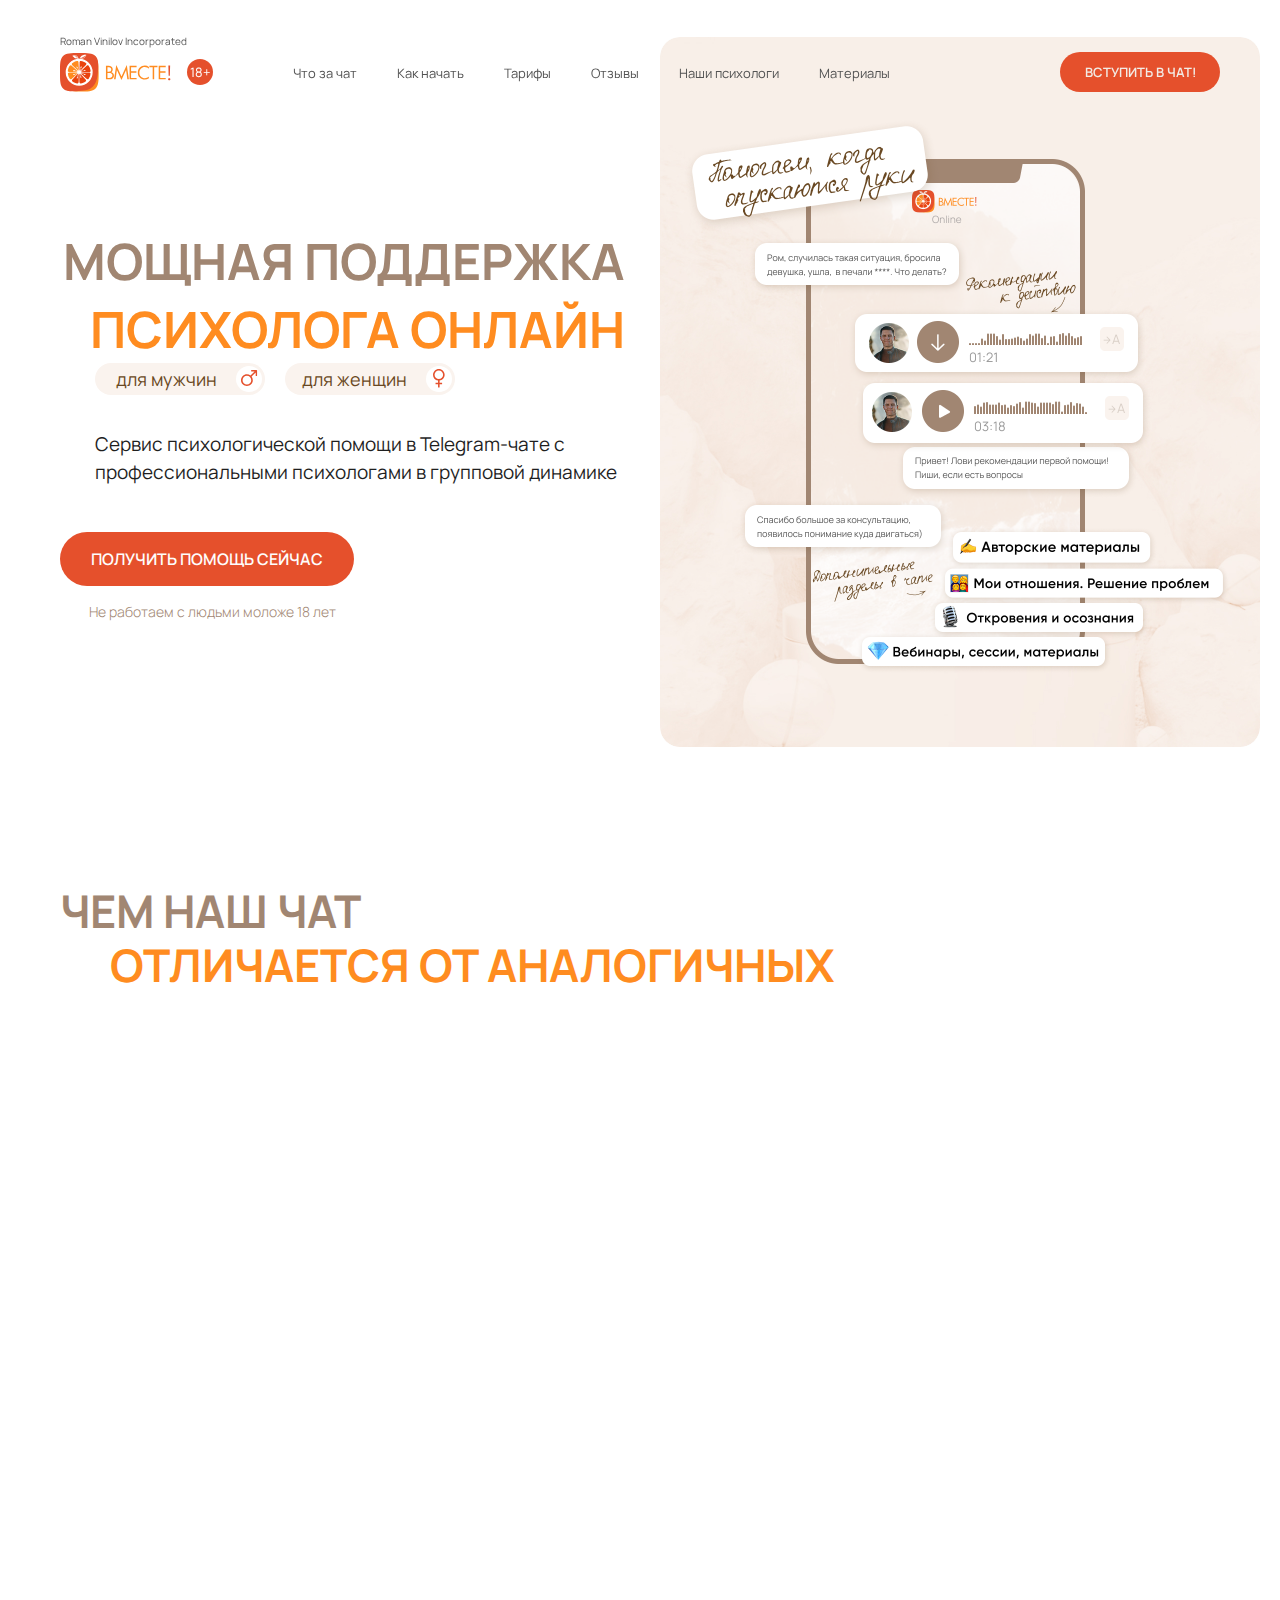
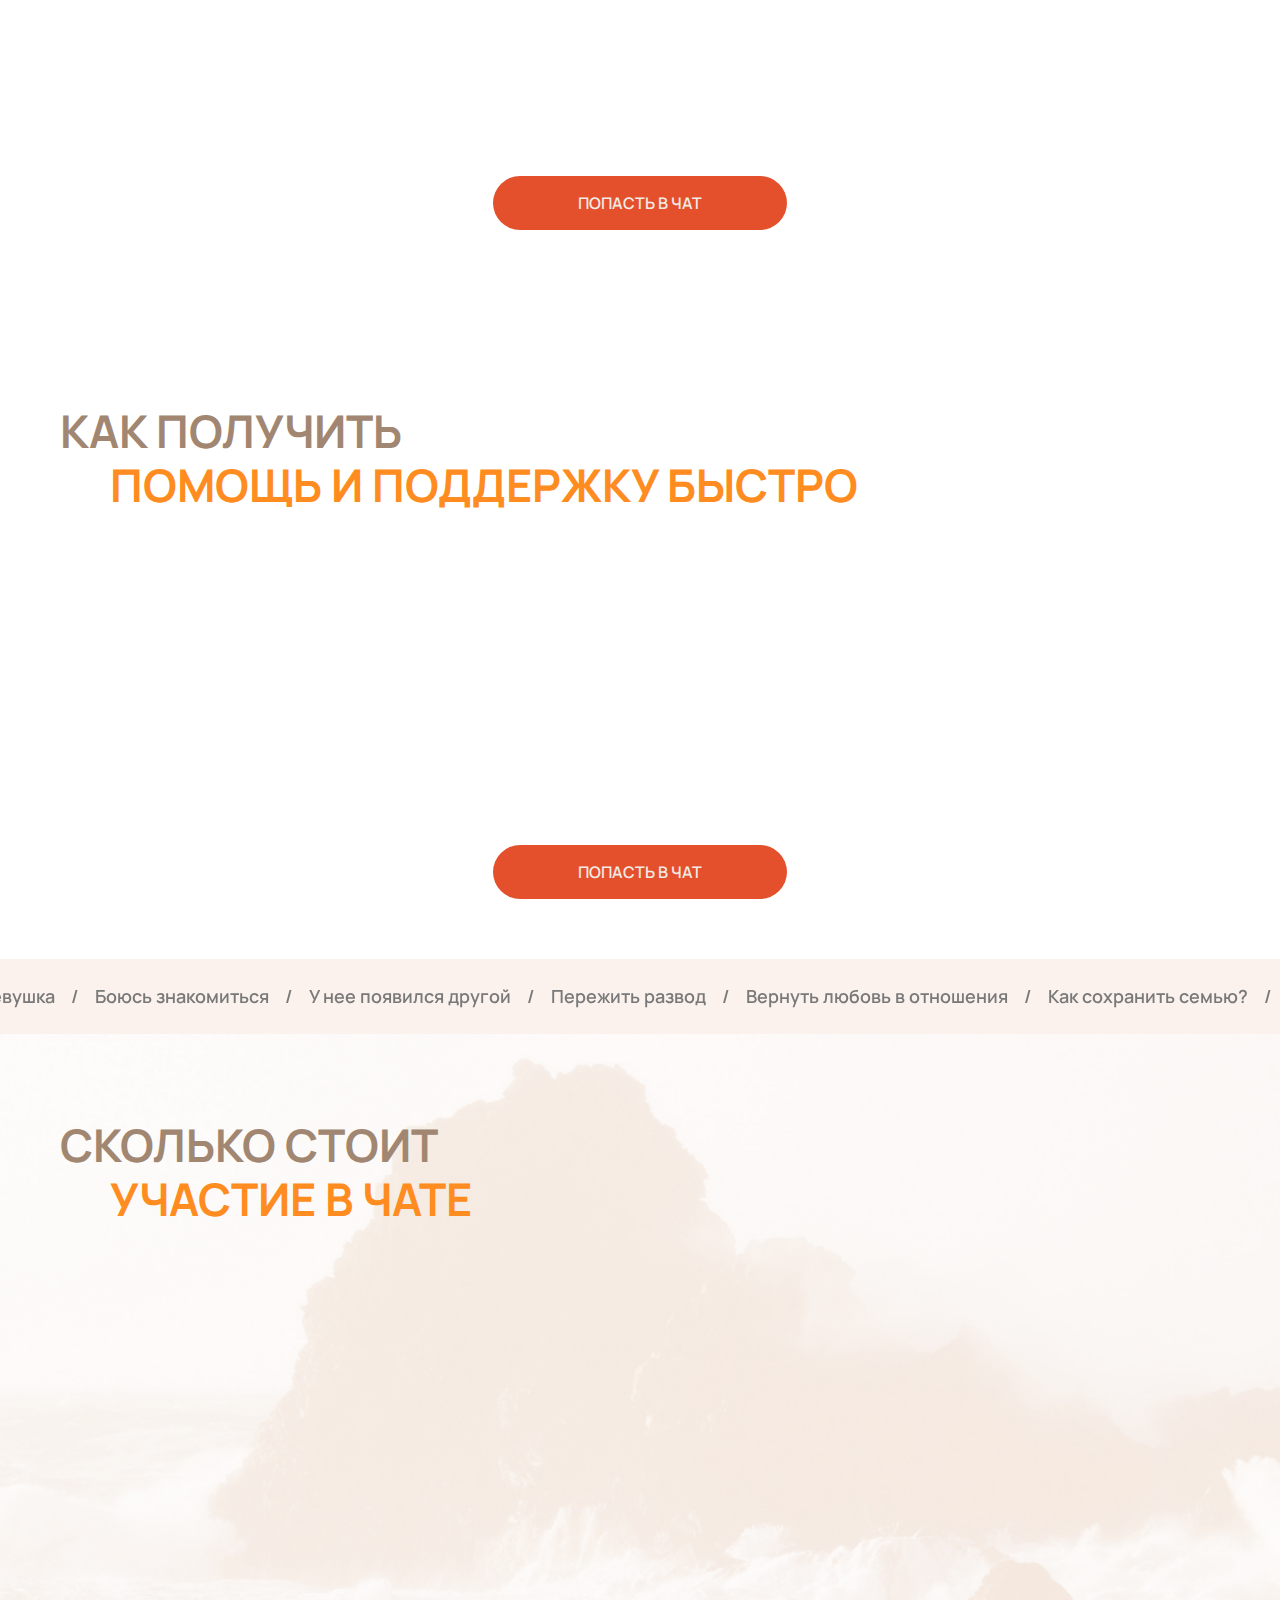
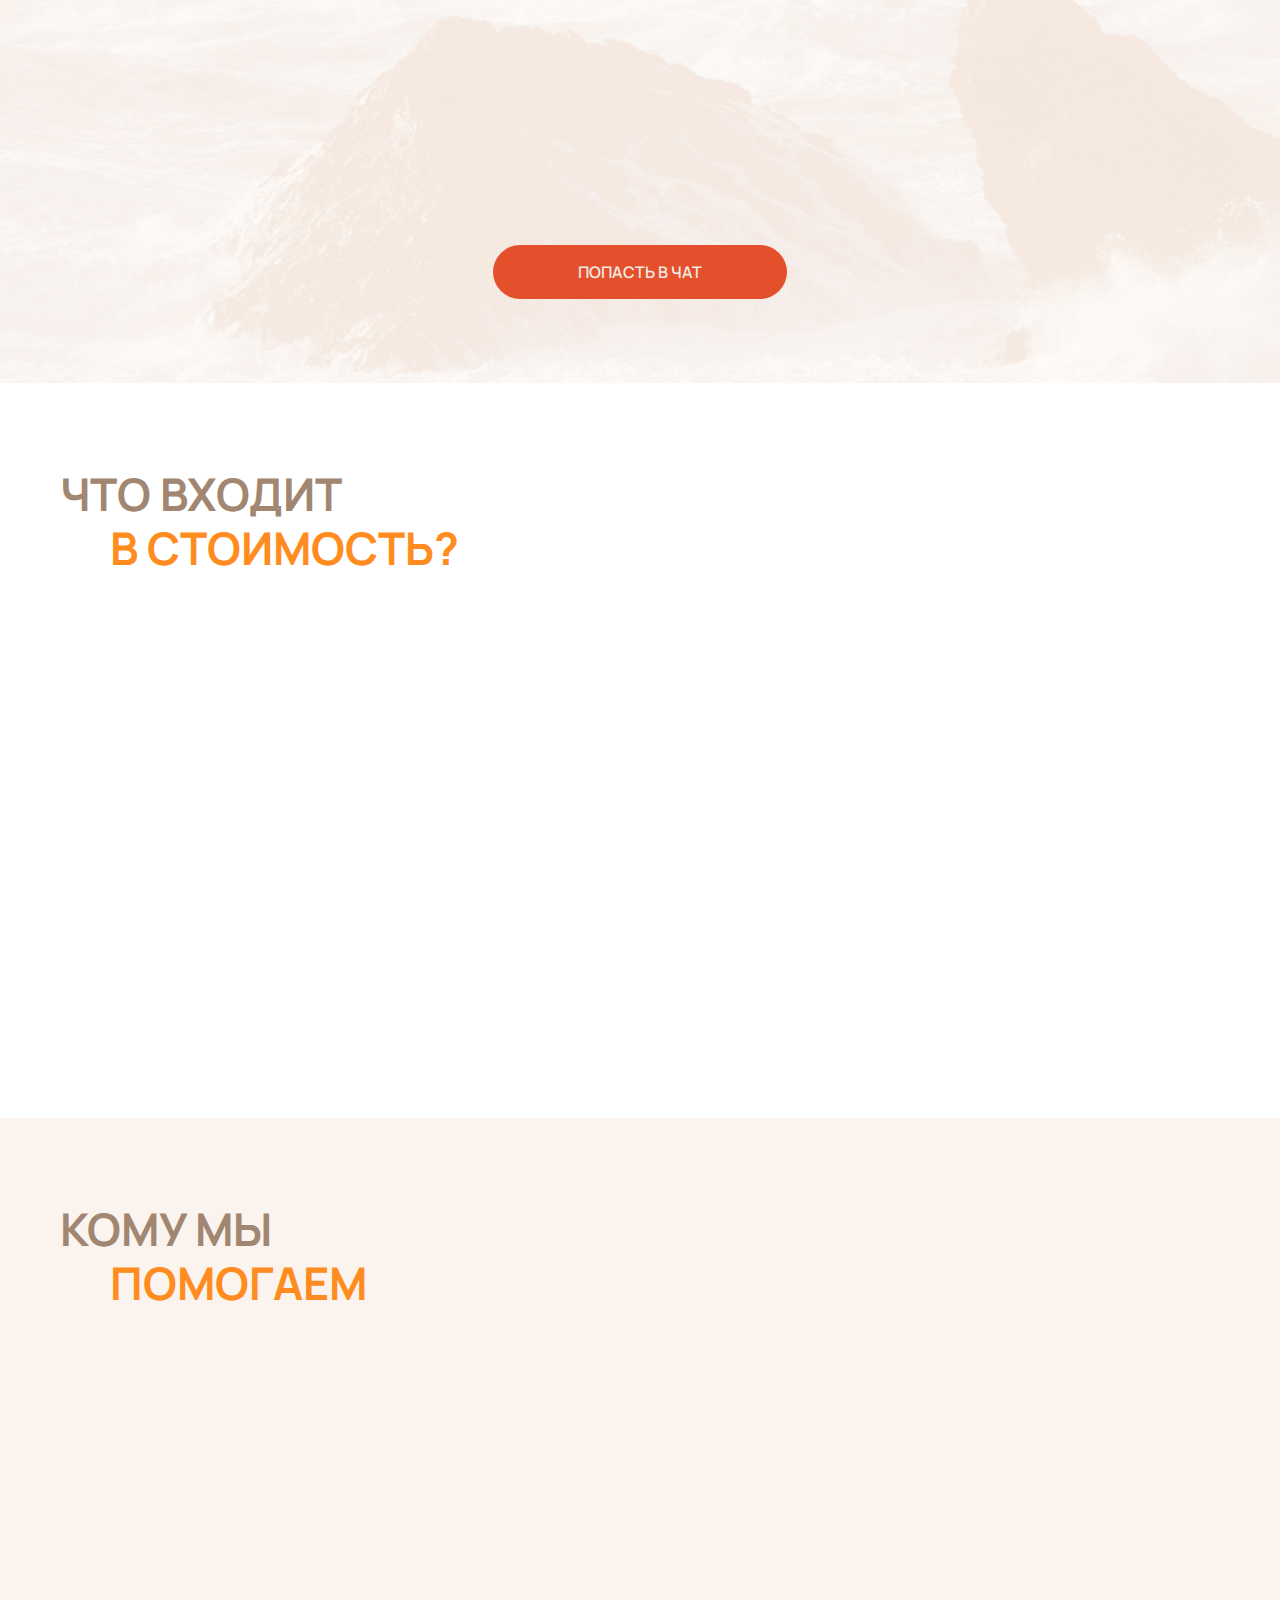
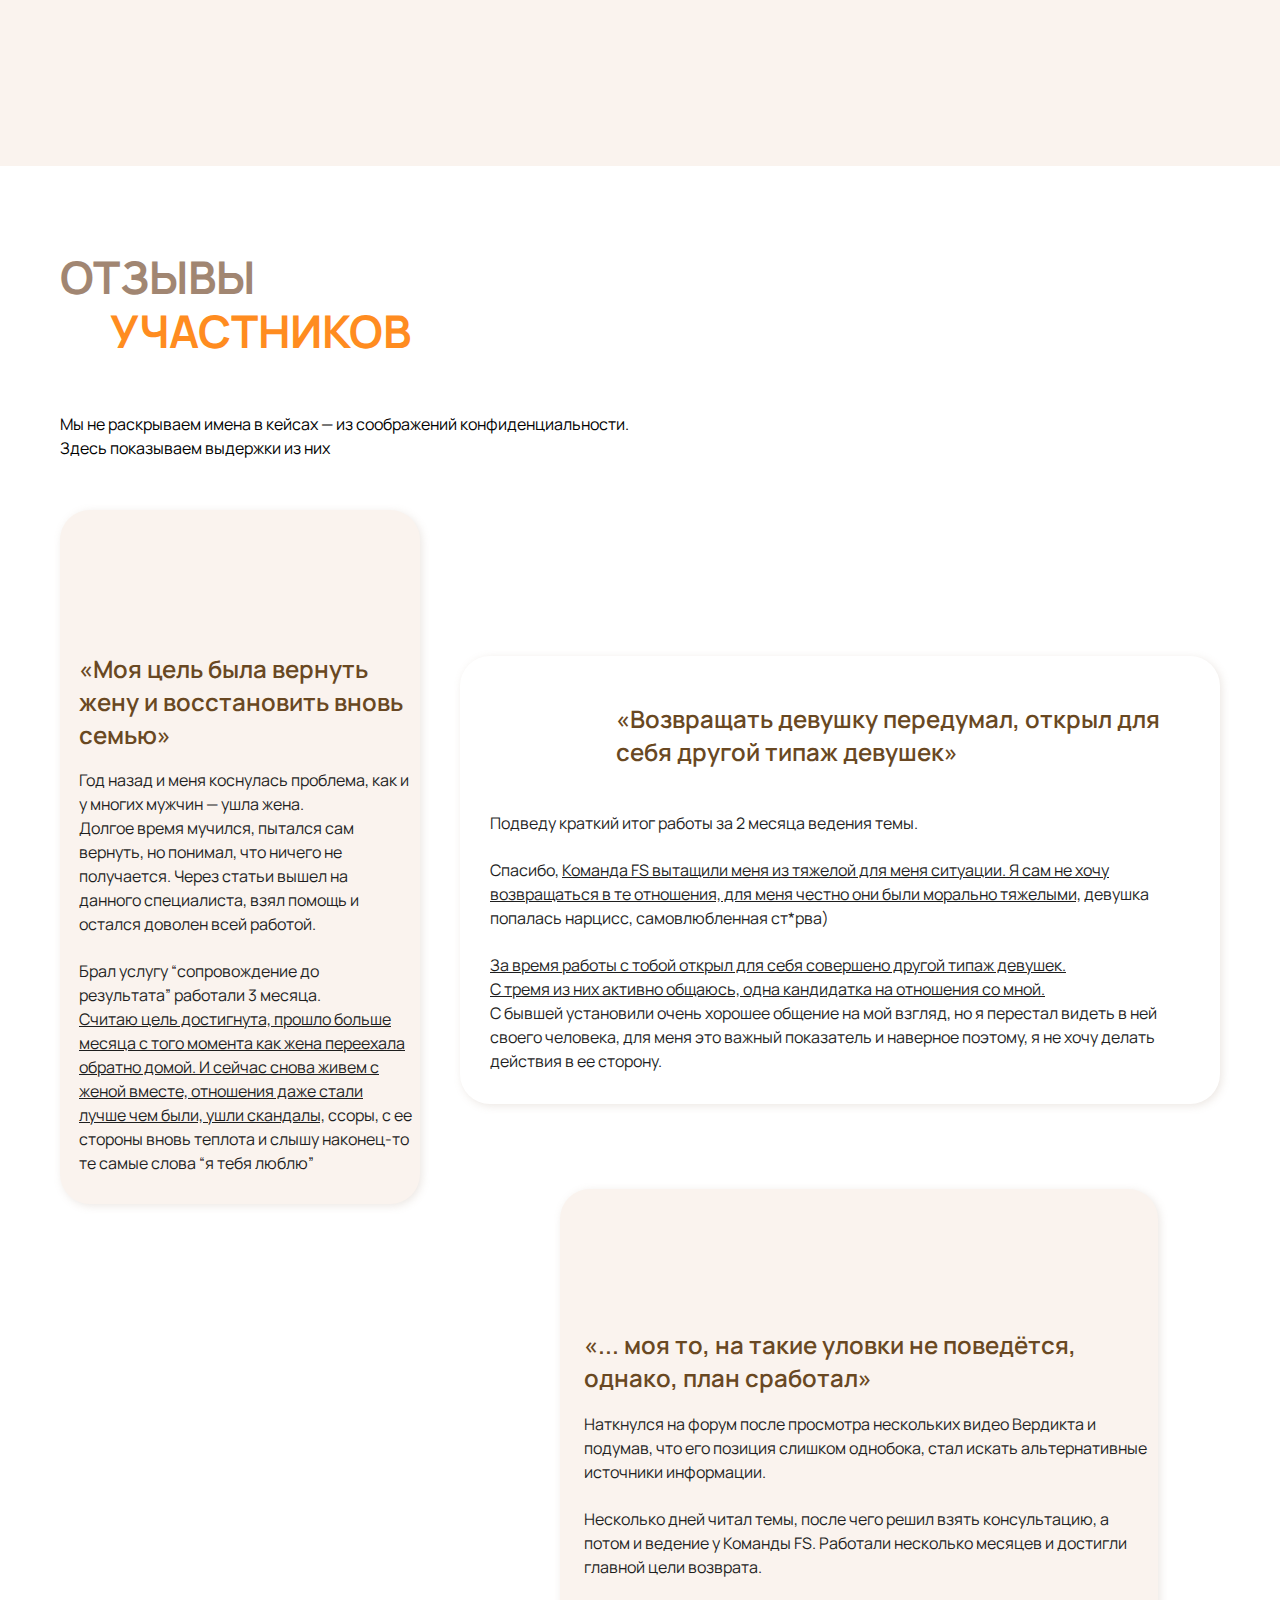
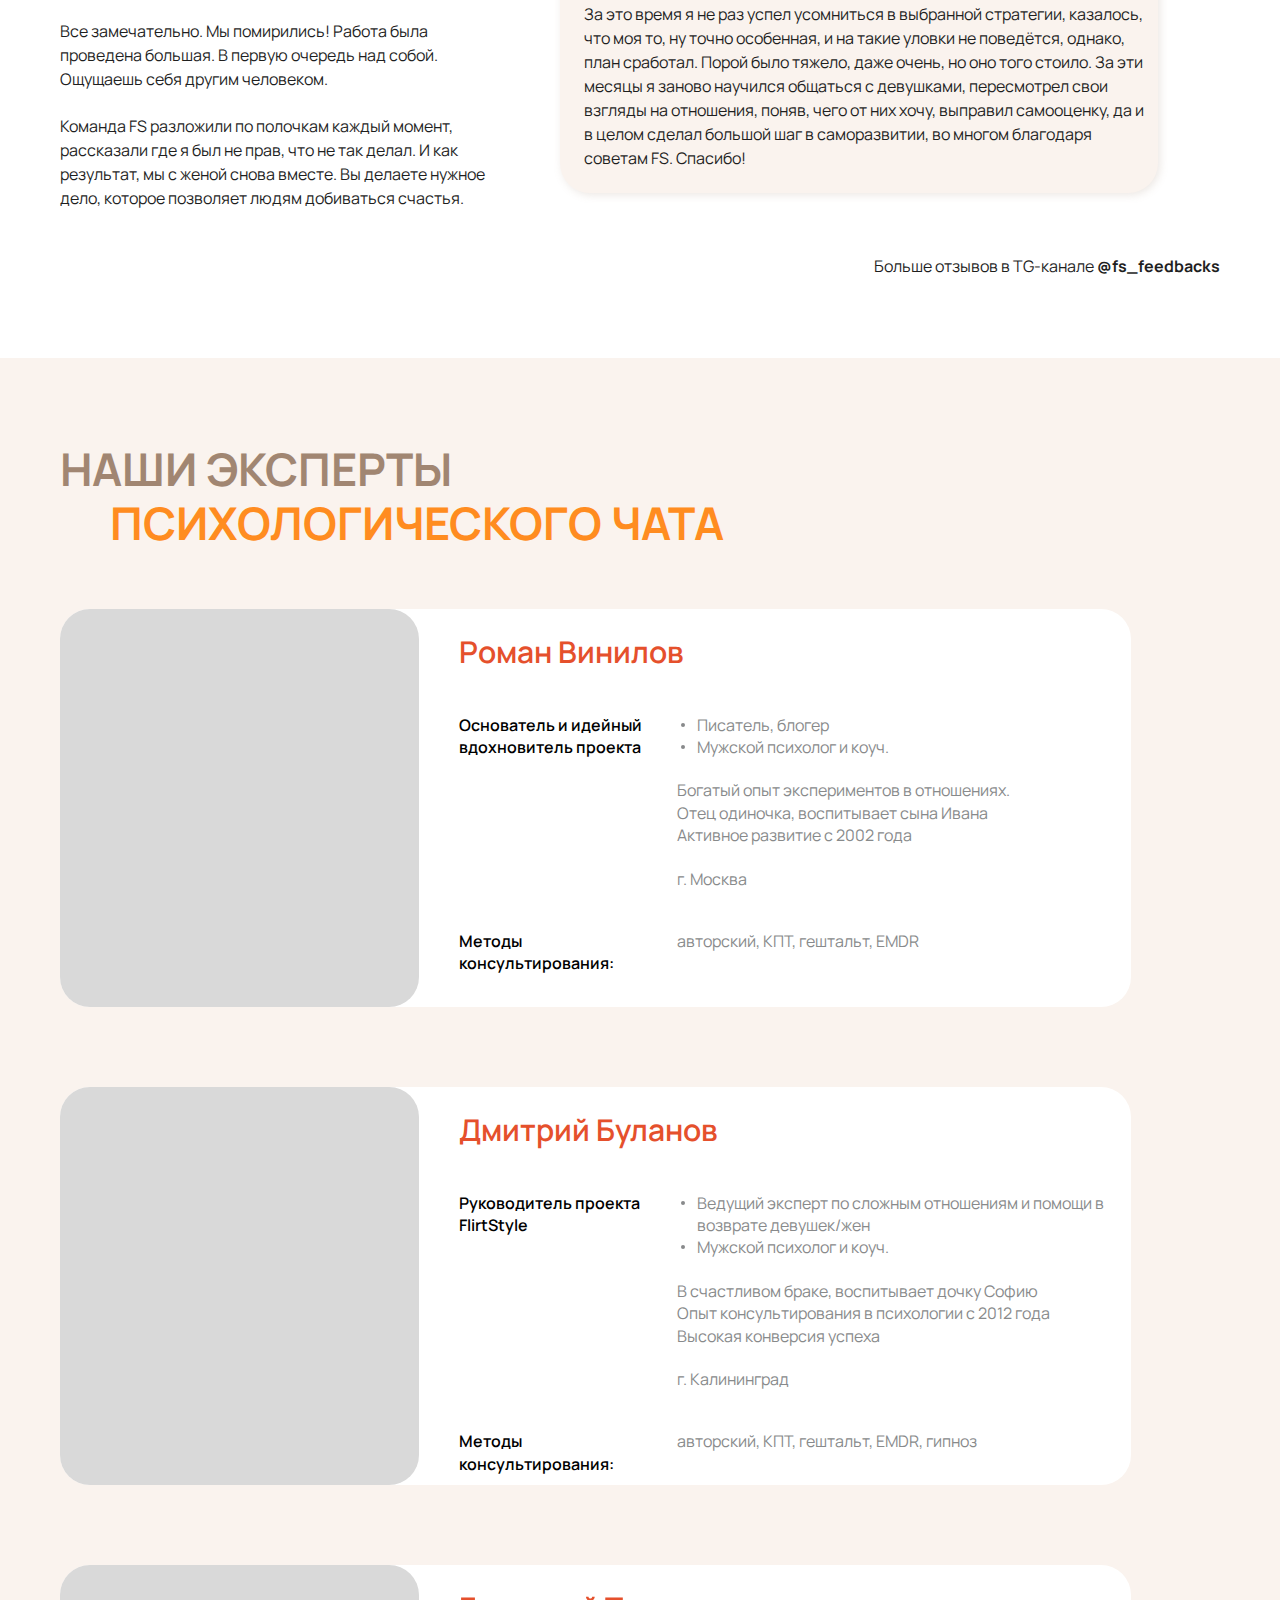
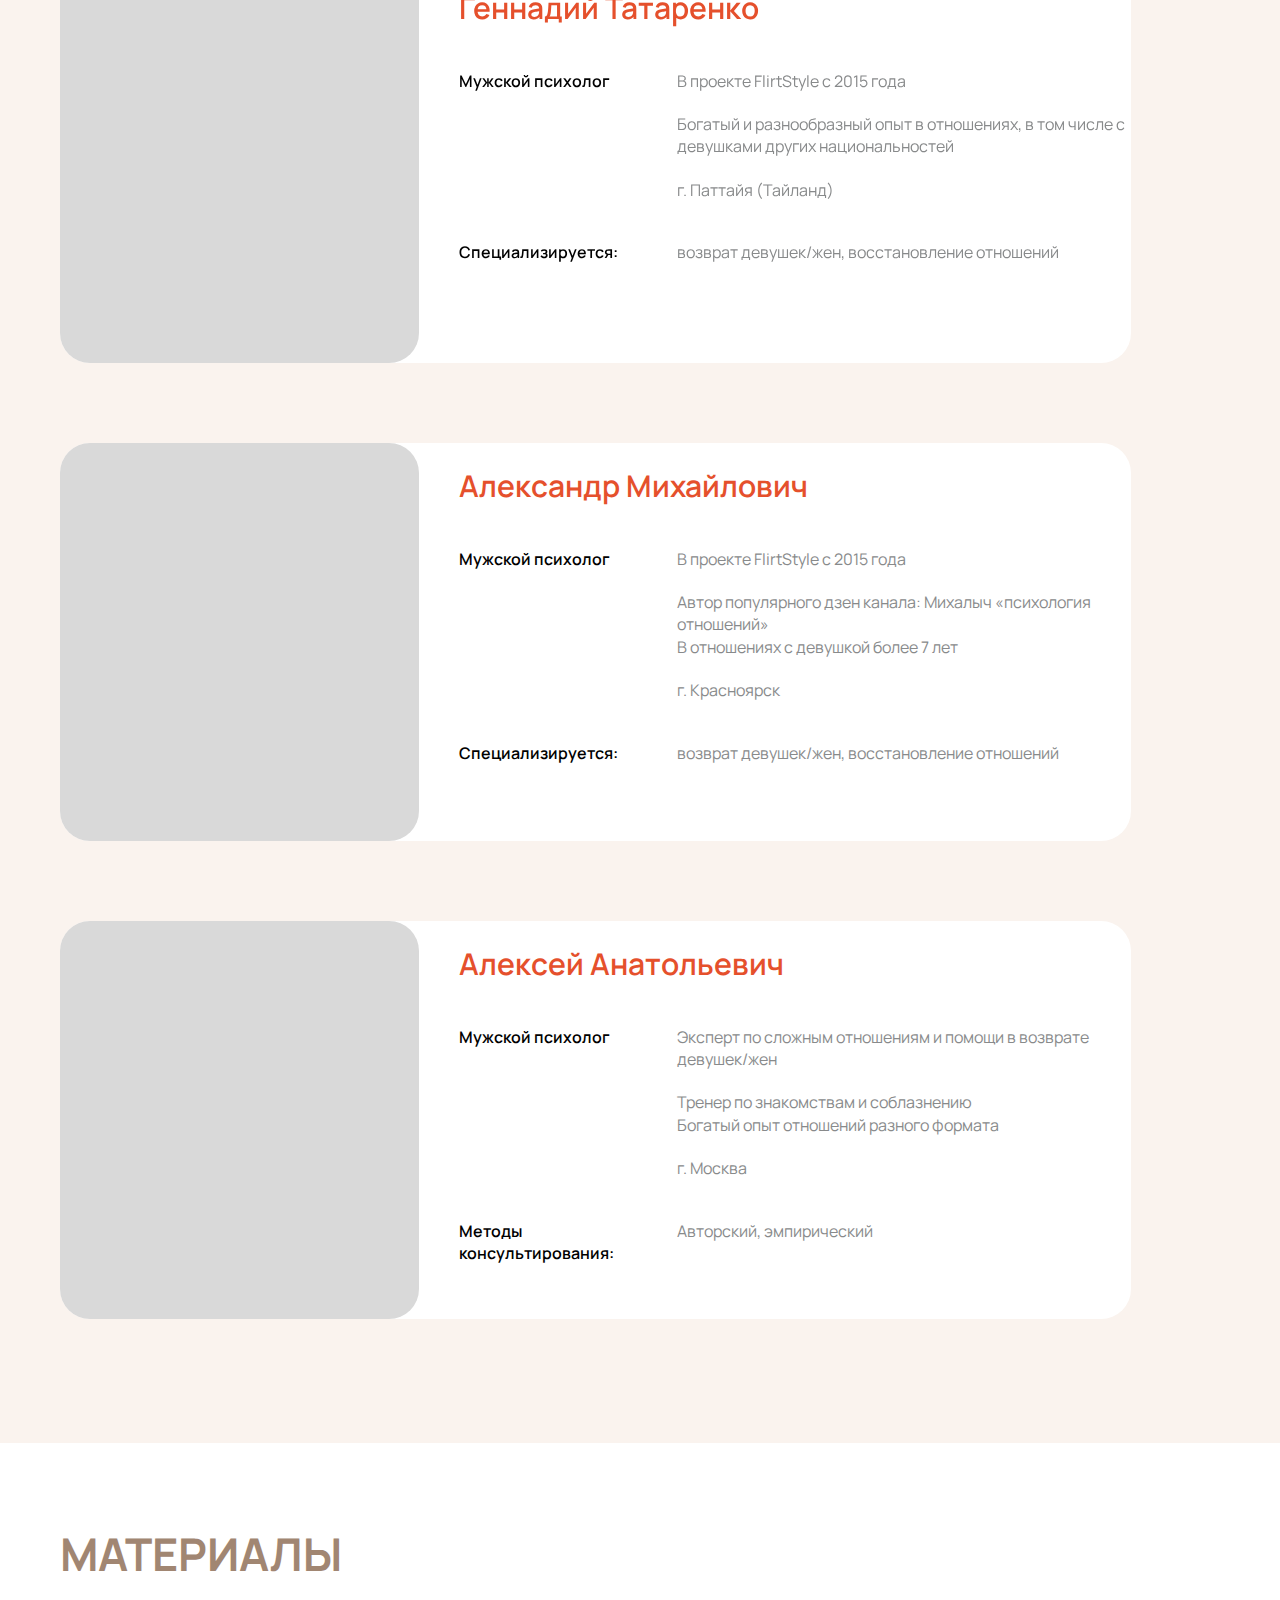
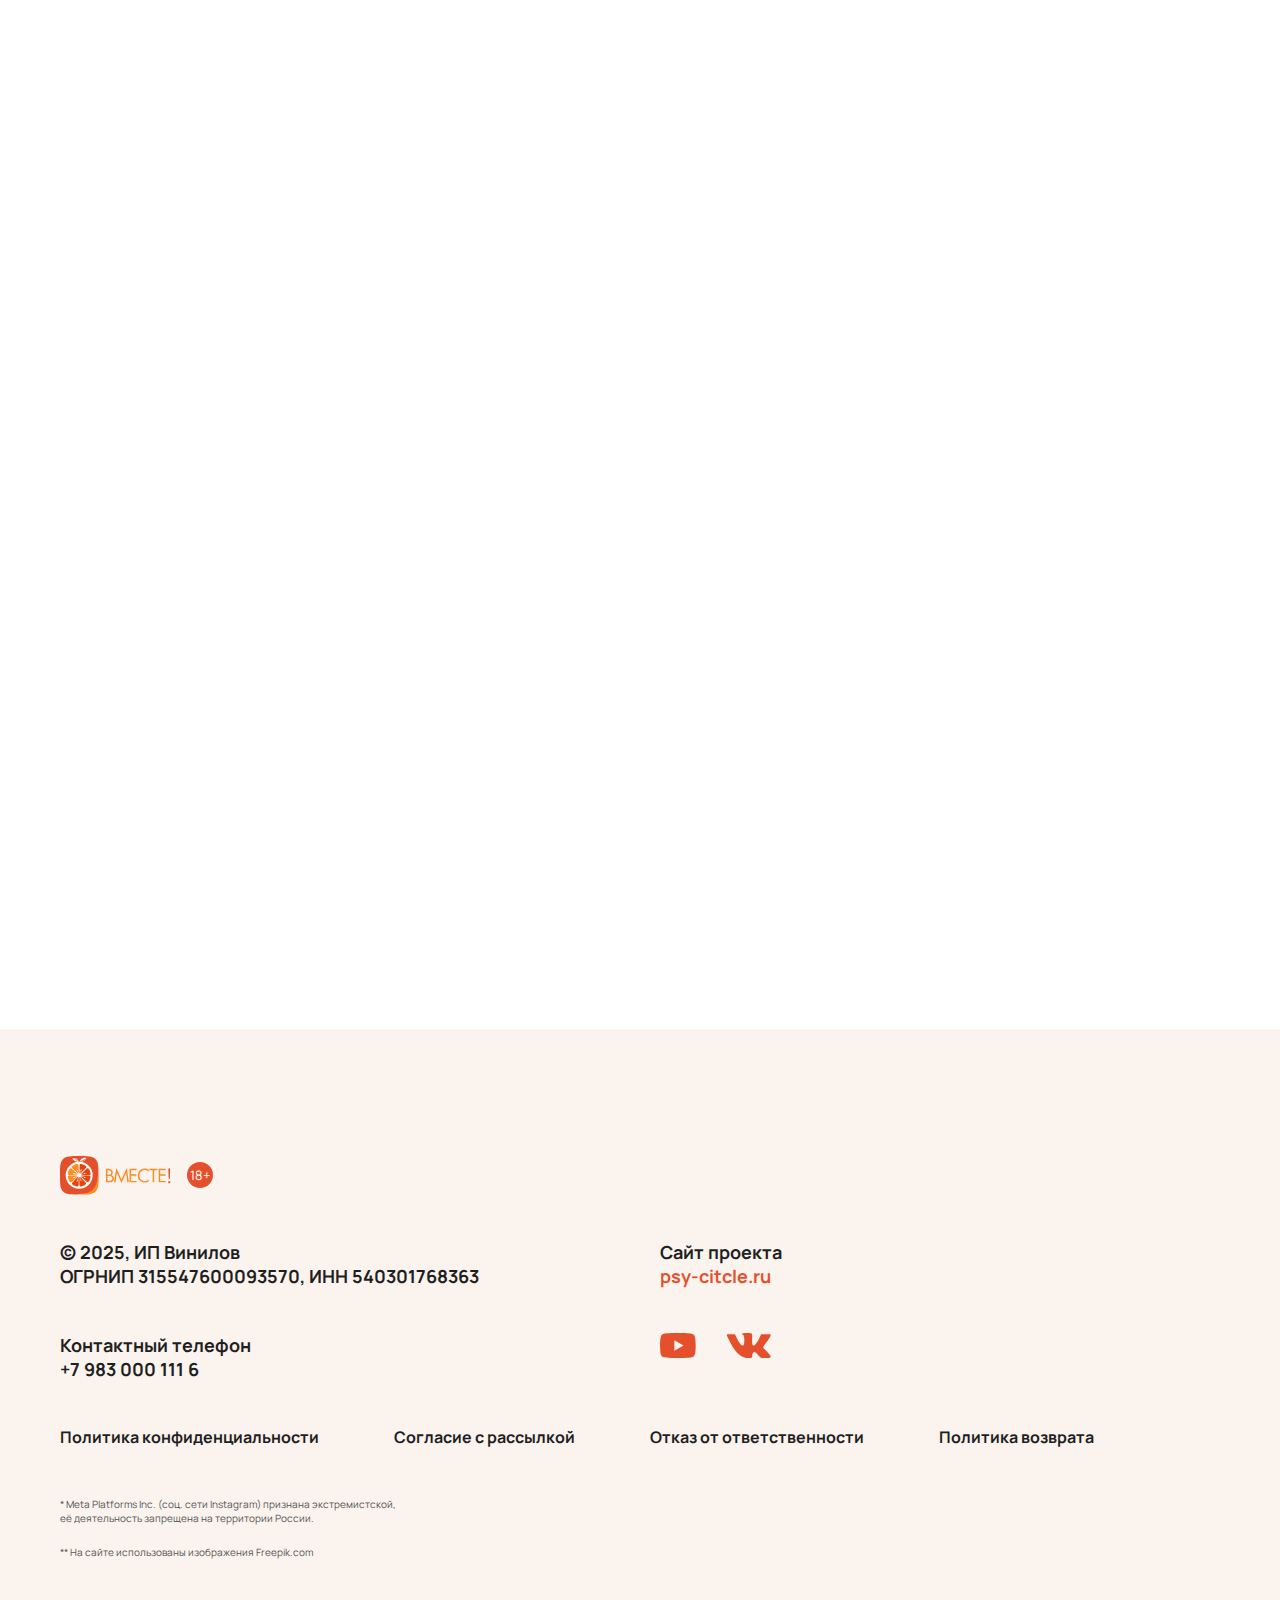
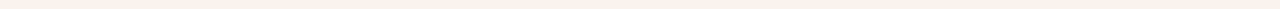
<file: index.html>
<!DOCTYPE html>
<html lang="ru">
	<head>
		<meta http-equiv="Content-Type" content="text/html; charset=utf-8">

		<!-- Adapting the page for mobile devices -->
		<meta name="viewport" content="width=device-width, initial-scale=1, maximum-scale=1">

		<!-- Prohibition of phone number recognition -->
		<meta name="format-detection" content="telephone=no">
		<meta name="SKYPE_TOOLBAR" content ="SKYPE_TOOLBAR_PARSER_COMPATIBLE">

		<!-- Page title -->
		<title>Мужской психолог FlirtStyle</title>

		<!-- Meta description -->
		<meta name="description" content="">

		<!-- Meta Keywords -->
		<meta name="keywords" content="">

		<!-- Changing the color of the mobile browser panel -->
		<meta name="msapplication-TileColor" content="#E5502C">
		<meta name="theme-color" content="#E5502C">

		<!-- Connecting fonts from Google -->
		<link rel="preconnect" href="https://fonts.googleapis.com">
		<link rel="preconnect" href="https://fonts.gstatic.com" crossorigin>
		<link href="https://fonts.googleapis.com/css2?family=Manrope:wght@200..800&display=swap" rel="stylesheet">

		<!-- Connecting style files -->
		<link rel="stylesheet" href="css/swiper-bundle.min.css" async>
		<link rel="stylesheet" href="css/swiper.css" async>
		<link rel="stylesheet" href="css/fancybox.css" async>
		<link rel="stylesheet" href="css/styles.css" async>

		<link rel="stylesheet" href="css/response_1279.css" media="print, (max-width: 1279px)" async>
		<link rel="stylesheet" href="css/response_1023.css" media="print, (max-width: 1023px)" async>
		<link rel="stylesheet" href="css/response_767.css" media="print, (max-width: 767px)" async>
		<link rel="stylesheet" href="css/response_479.css" media="(max-width: 479px)" async>
	</head>

	<body>
		<div class="wrap">
			<div class="main">
				<header class="absolute">
					<div class="scroll">
						<div class="cont row">
							<div class="logo">
								<div>Roman Vinilov Incorporated</div>

								<img src="images/logo.svg" alt="">

								<div class="age">18+</div>
							</div>

							<nav class="menu row">
								<div class="menu_item">
									<a href="/">Что за чат</a>
								</div>

								<div class="menu_item">
									<a href="/">Как начать</a>
								</div>

								<div class="menu_item">
									<a href="/">Тарифы</a>
								</div>

								<div class="menu_item">
									<a href="/">Отзывы</a>
								</div>

								<div class="menu_item">
									<a href="/">Наши психологи</a>
								</div>

								<div class="menu_item">
									<a href="/">Материалы</a>
								</div>
							</nav>

							<div class="messengers">
								<a href="/" target="_blank" rel="noopener nofollow">
									<img src="images/ic_tg.svg" alt="">
								</a>

								<a href="/" target="_blank" rel="noopener nofollow">
									<img src="images/ic_whatsapp.svg" alt="">
								</a>
							</div>

							<button class="join_btn">Вступить в чат!</button>
						</div>
					</div>
				</header>


				<section class="mob_header">
					<div class="cont row">
						<div class="logo">
							<img src="images/logo.svg" alt="">

							<div class="age">18+</div>
						</div>

						<button class="mob_menu_btn">
							<svg class="icon"><use xlink:href="images/sprite.svg#ic_menu"></use></svg>
							<svg class="icon"><use xlink:href="images/sprite.svg#ic_close"></use></svg>
						</button>
					</div>
				</section>


				<section class="first_section block small_m">
					<div class="cont row">
						<div class="data animate fadeLeft">
							<div class="title">МОЩНАЯ ПОДДЕРЖКА <span>ПСИХОЛОГА ОНЛАЙН</span></div>

							<div class="genders">
								<div class="male">
									<span>для мужчин</span>

									<div class="icon">
										<svg><use xlink:href="images/sprite.svg#ic_male"></use></svg>
									</div>
								</div>

								<div class="female">
									<span>для женщин</span>

									<div class="icon">
										<svg><use xlink:href="images/sprite.svg#ic_female"></use></svg>
									</div>
								</div>
							</div>

							<div class="desc">Сервис психологической помощи в Telegram-чате с профессиональными психологами в групповой динамике</div>

							<div class="button">
								<button class="btn">ПОЛУЧИТЬ ПОМОЩЬ СЕЙЧАС</button>

								<div class="exp">Не работаем с людьми моложе 18 лет</div>
							</div>
						</div>

						<div class="slider animate fadeRight">
							<div class="swiper">
								<div class="swiper-wrapper">
									<div class="swiper-slide">
										<img src="images/tmp/first_section_slider_img1.png" alt="" loading="lazy" width="548px">
									</div>

									<div class="swiper-slide">
										<img src="images/tmp/first_section_slider_img2.png" alt="" loading="lazy" width="497.5px">
									</div>

									<div class="swiper-slide">
										<img src="images/tmp/first_section_slider_img3.png" alt="" loading="lazy" width="505.5px">
									</div>
								</div>
							</div>
						</div>
					</div>
				</section>


				<section class="what_difference block">
					<div class="cont">
						<div class="block_head">
							<div class="title">Чем наш чат <span>отличается от аналогичных</span></div>
						</div>

						<div class="row">
							<div class="item bg animate fadeUp">
								<div class="icon">
									<img src="images/ic_what_difference1.svg" alt="" loading="lazy">
								</div>

								<div class="number">01/</div>

								<div><span>Психологи нового поколения:</span> мы имеем образование и большой объём практики</div>
							</div>

							<div class="empty"></div>

							<div class="item animate fadeUp">
								<div class="number">02/</div>

								<div><span>Мы тоже в терапии:</span> все наши специалисты имеют приличный стаж терапии (от 2 лет)</div>
							</div>

							<div class="image animate fadeUp">
								<img src="images/tmp/what_difference_img1.jpg" alt="" loading="lazy">
							</div>

							<div class="image animate fadeUp">
								<img src="images/tmp/what_difference_img2.jpg" alt="" loading="lazy">
							</div>

							<div class="item animate fadeUp">
								<div class="number">03/</div>

								<div><span>Групповая динамика:</span><br> вы не одни и есть примеры других участников чата</div>
							</div>

							<div class="empty tablet_hide"></div>

							<div class="item bg animate fadeUp">
								<div class="icon">
									<img src="images/ic_what_difference2.svg" alt="" loading="lazy">
								</div>

								<div class="number">04/</div>

								<div><span>Конфиденциальность:</span><br> всё, что в чате остаётся только там — у нас строгие правила</div>
							</div>

							<div class="item bg animate fadeUp">
								<div class="icon">
									<img src="images/ic_what_difference3.svg" alt="" loading="lazy">
								</div>

								<div class="number">05/</div>

								<div><span>Авторские материалы:</span> в чате постоянно обновляется самые актуальные авторские пособия</div>
							</div>

							<div class="empty tablet"></div>

							<div class="empty"></div>

							<div class="item animate fadeUp">
								<div class="number">06/</div>

								<div><span>Прямые эфиры:</span><br> мы проводим прямые трансляции еженедельно</div>
							</div>

							<div class="item animate fadeUp">
								<div class="number">07/</div>

								<div><span>Приглашённые гости:</span><br> мы приглашаем и других специалистов по профильным темам кому доверяем сами»</div>
							</div>

							<div class="item animate fadeUp">
								<div class="number">08/</div>

								<div><span>Современные психотехнологии:</span><br> мы используем всё самое современное и эффективное для помощи вам</div>
							</div>

							<div class="item bg animate fadeUp">
								<div class="icon">
									<img src="images/ic_what_difference4.svg" alt="" loading="lazy">
								</div>

								<div class="number">09/</div>

								<div><span>Доступность:</span> это дешевле любых очных сессий и терапии</div>
							</div>

							<div class="image big_radius animate fadeUp">
								<img src="images/tmp/what_difference_img3.jpg" alt="" loading="lazy">
							</div>

							<div class="item animate fadeUp">
								<div class="number">10/</div>

								<div><span>Личная работа:</span><br> можно перейти при желании на формат личной работы </div>

								<div class="exp">(оплачивается отдельно)</div>
							</div>
						</div>

						<button class="join_btn">Попасть в чат</button>
					</div>
				</section>


				<section class="steps">
					<div class="cont">
						<div class="block_head big_m">
							<div class="title">Как получить <span>помощь и поддержку быстро</span></div>
						</div>

						<div class="row">
							<div class="step animate fadeUp">
								<div class="number">Шаг 1</div>

								<div><span>Войдите в наш чат-бот</span> и пройдите регистрацию</div>
							</div>

							<div class="step animate fadeUp delay">
								<div class="number">Шаг 2</div>

								<div><span>Обозначьте запрос в чате</span> и опишите всё, что вас<br> волнует и тревожит</div>
							</div>

							<div class="step animate fadeUp delay2">
								<div class="number">Шаг 3</div>

								<div><span>Получайте поддержку</span> и обратную связь</div>
							</div>

							<div class="step animate fadeUp delay3">
								<div class="number">Шаг 4</div>

								<div><span>Пользуйтесь ресурсами чата:</span> материалы, общение,<br> знакомства, обмен опытом,<br> личные консультации</div>
							</div>
						</div>

						<button class="join_btn">Попасть в чат</button>
					</div>
				</section>


				<section class="marquee">
					<div class="swiper">
						<div class="swiper-wrapper">
							<div class="swiper-slide">Пережить развод <span class="sep">/</span></div>
							<div class="swiper-slide">Вернуть любовь в отношения <span class="sep">/</span></div>
							<div class="swiper-slide">Как сохранить семью? <span class="sep">/</span></div>
							<div class="swiper-slide">Проблемы в отношениях <span class="sep">/</span></div>
							<div class="swiper-slide">Девушка ушла к другому <span class="sep">/</span></div>
							<div class="swiper-slide">У нее появился другой <span class="sep">/</span></div>
							<div class="swiper-slide">Депрессия и тревога <span class="sep">/</span></div>
							<div class="swiper-slide">Ушла жена и забрала детей <span class="sep">/</span></div>
							<div class="swiper-slide">Бросила девушка <span class="sep">/</span></div>
							<div class="swiper-slide">Боюсь знакомиться <span class="sep">/</span></div>
							<div class="swiper-slide">У нее появился другой <span class="sep">/</span></div>
							<div class="swiper-slide">Пережить развод <span class="sep">/</span></div>
							<div class="swiper-slide">Вернуть любовь в отношения <span class="sep">/</span></div>
							<div class="swiper-slide">Как сохранить семью? <span class="sep">/</span></div>
							<div class="swiper-slide">Проблемы в отношениях <span class="sep">/</span></div>
							<div class="swiper-slide">Девушка ушла к другому <span class="sep">/</span></div>
							<div class="swiper-slide">У нее появился другой <span class="sep">/</span></div>
							<div class="swiper-slide">Депрессия и тревога <span class="sep">/</span></div>
							<div class="swiper-slide">Ушла жена и забрала детей <span class="sep">/</span></div>
							<div class="swiper-slide">Бросила девушка <span class="sep">/</span></div>
							<div class="swiper-slide">Боюсь знакомиться <span class="sep">/</span></div>
							<div class="swiper-slide">У нее появился другой <span class="sep">/</span></div>
						</div>
					</div>
				</section>


				<section class="price_info block smallest_m">
					<div class="cont">
						<div class="block_head big_m">
							<div class="title">Сколько стоит <span>участие в чате</span></div>
						</div>

						<div class="start animate fadeUp">
							<span>Стартовый взнос: 10 000 ₽ —</span> Вход + один месяц участия в чате
						</div>

						<div class="item animate fadeUp">Ежемесячное продление дальше: 5 000 ₽ / месяц</div>

						<div class="item animate fadeUp">
							Тариф на год «Всё включено»: 60 000₽ / год
							<div class="exp">(без первоначального взноса!)</div>
						</div>

						<div class="item animate fadeUp">
							Дополнительно: 9 800₽ — стоимость часа консультации с психологом проекта
							<div class="exp">вместо 14 800 ₽ — обычная цена для всех</div>
						</div>

						<div class="item full_w animate fadeUp">
							<div class="exp">Если возникает пауза в оплате помесячно, то новое участие в чате возможно только с первоначальным взносом.</div>
						</div>

						<button class="join_btn">Попасть в чат</button>
					</div>
				</section>


				<section class="included block smallest_m">
					<div class="cont">
						<div class="block_head">
							<div class="title">Что входит <span>в стоимость?</span></div>
						</div>

						<div class="row">
							<div class="image animate fadeLeft">
								<img src="images/tmp/included_img.png" alt="" loading="lazy">
							</div>

							<div class="data animate fadeRight">
								<div><b>Ежедневное</b> общение в чате</div>
								<div><b>Ежедневная</b> поддержка психологов чата</div>
								<div>Качественная <b>обратная связь</b></div>
								<div><b>Разбор</b> вашей истории</div>
								<div><b>Поддержка</b> других участников чата и активистов</div>
								<div><b>Авторские материалы</b> (отдельно, продаются платно)</div>
								<div>Еженедельные <b>прямые трансляции</b></div>
								<div><b>Ответы</b> на все ваши вопросы</div>
								<div><b>Помощь</b> в выходе из кризиса</div>
								<div><b>Преодоление психологических трудностей</b></div>
								<div><b>Помощь в переживании разводов</b> и расставаний</div>
							</div>
						</div>
					</div>
				</section>


				<section class="for_whom block smallest_m">
					<div class="cont">
						<div class="block_head">
							<div class="title">Кому мы <span>помогаем</span></div>
						</div>

						<div class="row">
							<div class="items animate fadeLeft">
								<div class="item">
									<div class="thumb">
										<img src="images/tmp/for_whom_img1.jpg" alt="" loading="lazy">
									</div>

									<div>Тем, кто <span>недавно расстался или развёлся</span> и переживает кризис после расставания</div>
								</div>

								<div class="item">
									<div class="thumb">
										<img src="images/tmp/for_whom_img2.jpg" alt="" loading="lazy">
									</div>

									<div>Тем, <span>кто в отношениях, но хотел бы выйти из кризиса,</span> сохранив семью или отношения</div>
								</div>

								<div class="item">
									<div class="thumb">
										<img src="images/tmp/for_whom_img3.jpg" alt="" loading="lazy">
									</div>

									<div>Тем, кто хочет попытаться <span>восстановить семью или отношения</span></div>
								</div>
							</div>

							<div class="slider animate fadeRight">
								<div class="swiper">
									<div class="swiper-wrapper">
										<div class="swiper-slide">
											<div class="item">
												<div class="thumb">
													<img src="images/tmp/for_whom_slider_img1.jpg" alt="" loading="lazy">
												</div>

												<div>
													<div>Тем, кто <span>хочет завести новые отношения</span> и сделать<br> их счастливыми и крепкими, создать семью в любви</div>
												</div>
											</div>
										</div>

										<div class="swiper-slide">
											<div class="item">
												<div class="thumb">
													<img src="images/tmp/for_whom_slider_img2.jpg" alt="" loading="lazy">
												</div>

												<div>
													<div>Тем, кто <span>хочет выйти на новый уровень:</span> поставить и достичь цели, увеличить доход, сменить работу, переехать и т.д.</div>
												</div>
											</div>
										</div>

										<div class="swiper-slide">
											<div class="item">
												<div class="thumb">
													<img src="images/tmp/for_whom_slider_img3.jpg" alt="" loading="lazy">
												</div>

												<div>
													<div>Тем, кто <span>хочет разобраться с собой</span> и понять себя лучше</div>
												</div>
											</div>
										</div>

										<div class="swiper-slide">
											<div class="item">
												<div class="thumb">
													<img src="images/tmp/for_whom_slider_img4.jpg" alt="" loading="lazy">
												</div>

												<div>
													<div>Тем, <span>кто хочет справиться с непростыми для себя состояниями:</span> страхи, тревоги, депрессии, стрессы, выгорания, кризисы, стыд, вина, агрессия, обида</div>
												</div>
											</div>
										</div>

										<div class="swiper-slide">
											<div class="item">
												<div class="thumb">
													<img src="images/tmp/for_whom_slider_img5.jpg" alt="" loading="lazy">
												</div>

												<div>
													<div>Всем, <span>кому нужна профессиональная помощь анонимно,</span> безопасно и доступно по цене, времени и месту</div>
												</div>
											</div>
										</div>
									</div>

									<div class="swiper-pagination"></div>
								</div>
							</div>
						</div>
					</div>
				</section>


				<section class="reviews block smallest_m">
					<div class="cont">
						<div class="block_head">
							<div class="title">Отзывы <span>участников</span></div>

							<div class="desc">Мы не раскрываем имена в кейсах — из соображений конфиденциальности. Здесь показываем выдержки из них</div>
						</div>

						<div class="list">
							<div class="review bg review1">
								<div class="photo animate fadeLeft">
									<img src="images/tmp/review_photo1.jpg" alt="" loading="lazy">
								</div>

								<div class="title">«Моя цель была вернуть жену и восстановить вновь семью»</div>

								<div class="text_block">
									<p>Год назад и меня коснулась проблема, как и у многих мужчин — ушла жена.<br> Долгое время мучился, пытался сам вернуть, но понимал, что ничего не получается. Через статьи вышел на данного специалиста, взял помощь и остался доволен всей работой.</p>

									<p>Брал услугу “сопровождение до результата” работали 3 месяца.<br> <u>Считаю цель достигнута, прошло больше месяца с того момента как жена переехала обратно домой. И сейчас снова живем с женой вместе, отношения даже стали лучше чем были, ушли скандалы,</u> ссоры, с ее стороны вновь теплота и слышу наконец-то те самые слова “я тебя люблю”</p>
								</div>
							</div>

							<div class="review review2">
								<div class="text_block animate fadeLeft">
									<p>Заметил самое главное: нет мыслей о бывшей и чувствую себя намного лучше. Нашел время на материалы, все изучил и могу сказать, что очень доволен нашей работой</p>
								</div>
							</div>

							<div class="review bg bg_white review3">
								<div class="head">
									<div class="photo animate fadeLeft">
										<img src="images/tmp/review_photo2.jpg" alt="" loading="lazy">
									</div>

									<div class="title">«Возвращать девушку передумал, открыл для себя другой типаж девушек»</div>
								</div>

								<div class="text_block">
									<p>Подведу краткий итог работы за 2 месяца ведения темы.</p>

									<p>Спасибо, <u>Команда FS вытащили меня из тяжелой для меня ситуации.  Я сам не хочу возвращаться в те отношения, для меня честно они были морально тяжелыми,</u> девушка попалась нарцисс, самовлюбленная ст*рва)</p>

									<p><u>За время работы с тобой открыл для себя совершено другой типаж девушек.</u><br> <u>С тремя из них активно общаюсь, одна кандидатка на отношения со мной.</u><br> С бывшей установили очень хорошее общение на мой взгляд, но я перестал видеть в ней своего человека, для меня это важный показатель и наверное поэтому, я не хочу делать действия в ее сторону.</p>
								</div>
							</div>

							<div class="review bg review4">
								<div class="photo animate fadeLeft">
									<img src="images/tmp/review_photo3.jpg" alt="" loading="lazy">
								</div>

								<div class="title">«... моя то, на такие уловки не поведётся, однако, план сработал»</div>

								<div class="text_block">
									<p>Наткнулся на форум после просмотра нескольких видео Вердикта и подумав, что его позиция слишком однобока, стал искать альтернативные источники информации.</p>

									<p>Несколько дней читал темы, после чего решил взять консультацию, а потом и ведение у Команды FS. Работали несколько месяцев и достигли главной цели возврата.</p>

									<p>За это время я не раз успел усомниться в выбранной стратегии, казалось, что моя то, ну точно особенная, и на такие уловки не поведётся, однако, план сработал. Порой было тяжело, даже очень, но оно того стоило. За эти месяцы я заново научился общаться с девушками, пересмотрел свои взгляды на отношения, поняв, чего от них хочу, выправил самооценку, да и в целом сделал большой шаг в саморазвитии, во многом благодаря советам FS. Спасибо!</p>
								</div>
							</div>

							<div class="review review5">
								<div class="photo animate fadeLeft">
									<img src="images/tmp/review_photo4.jpg" alt="" loading="lazy">
								</div>

								<div class="text_block animate fadeLeft">
									<p>Команда FS помогли понять, что со мной было и что я вообще творил) Голова стала работать абсолютно по-другому, научился думать, а не эмоциями руководствоваться!</p>
								</div>
							</div>

							<div class="review review6">
								<div class="text_block">
									<p>Все замечательно. Мы помирились! Работа была проведена большая. В первую очередь над собой. Ощущаешь себя другим человеком.</p>

									<p>Команда FS разложили по полочкам каждый момент,  рассказали где я был не прав, что не так делал. И как результат, мы с женой снова вместе. Вы делаете нужное дело, которое позволяет людям добиваться счастья.</p>
								</div>
							</div>
						</div>

						<div class="more">
							Больше отзывов в TG-канале <a href="/" target="_blank" rel="noopener nofollow">@fs_feedbacks</a>
						</div>
					</div>
				</section>


				<section class="experts block smallest_m">
					<div class="cont">
						<div class="block_head">
							<div class="title">наши эксперты <span>психологического чата</span></div>
						</div>

						<div class="list">
							<div class="expert">
								<div class="photo">
									<img src="images/tmp/expert_photo1.jpg" alt="" loading="lazy">
								</div>

								<div>
									<div class="name">Роман Винилов</div>

									<div class="features">
										<div>
											<div class="label">Основатель и идейный вдохновитель проекта</div>

											<div class="val text_block">
												<ul>
													<li>Писатель, блогер</li>
													<li>Мужской психолог и коуч.</li>
												</ul>

												<p>
													Богатый опыт экспериментов в отношениях.<br>
													Отец одиночка, воспитывает сына Ивана<br>
													Активное развитие с 2002 года
												</p>

												<p>г. Москва</p>
											</div>
										</div>

										<div>
											<div class="label">Методы консультирования:</div>

											<div class="val text_block">
												<p>авторский, КПТ, гештальт, EMDR</p>
											</div>
										</div>
									</div>
								</div>
							</div>

							<div class="expert">
								<div class="photo">
									<img src="images/tmp/expert_photo2.jpg" alt="" loading="lazy">
								</div>

								<div>
									<div class="name">Дмитрий Буланов</div>

									<div class="features">
										<div>
											<div class="label">Руководитель проекта FlirtStyle</div>

											<div class="val text_block">
												<ul>
													<li>Ведущий эксперт по сложным отношениям и помощи в возврате девушек/жен</li>
													<li>Мужской психолог и коуч.</li>
												</ul>

												<p>
													В счастливом браке, воспитывает дочку Софию<br>
													Опыт консультирования в психологии с 2012 года<br>
													Высокая конверсия успеха
												</p>

												<p>г. Калининград</p>
											</div>
										</div>

										<div>
											<div class="label">Методы консультирования:</div>

											<div class="val text_block">
												<p>авторский, КПТ, гештальт, EMDR, гипноз</p>
											</div>
										</div>
									</div>
								</div>
							</div>

							<div class="expert">
								<div class="photo">
									<img src="images/tmp/expert_photo3.jpg" alt="" loading="lazy">
								</div>

								<div>
									<div class="name">Геннадий Татаренко</div>

									<div class="features">
										<div>
											<div class="label">Мужской психолог</div>

											<div class="val text_block">
												<p>В проекте FlirtStyle с 2015 года</p>

												<p>Богатый и разнообразный опыт в отношениях, в том числе с девушками других национальностей</p>

												<p>г. Паттайя (Тайланд)</p>
											</div>
										</div>

										<div>
											<div class="label">Специализируется:</div>

											<div class="val text_block">
												<p>возврат девушек/жен, восстановление отношений</p>
											</div>
										</div>
									</div>
								</div>
							</div>

							<div class="expert">
								<div class="photo">
									<img src="images/tmp/expert_photo4.jpg" alt="" loading="lazy">
								</div>

								<div>
									<div class="name">Александр Михайлович</div>

									<div class="features">
										<div>
											<div class="label">Мужской психолог</div>

											<div class="val text_block">
												<p>В проекте FlirtStyle с 2015 года</p>

												<p>
													Автор популярного дзен канала: Михалыч «психология отношений»<br> В отношениях с девушкой более 7 лет
												</p>

												<p>г. Красноярск</p>
											</div>
										</div>

										<div>
											<div class="label">Специализируется:</div>

											<div class="val text_block">
												<p>возврат девушек/жен, восстановление отношений</p>
											</div>
										</div>
									</div>
								</div>
							</div>

							<!--<div class="expert">
								<div class="photo">
									<img src="images/tmp/expert_photo5.jpg" alt="" loading="lazy">
								</div>

								<div>
									<div class="name">Виталий Пьянченко</div>

									<div class="features">
										<div>
											<div class="label">Мужской психолог</div>

											<div class="val text_block">
												<p>В проекте FlirtStyle с 2020 года</p>

												<p>Работает по принципу глубокой и качественной проработки клиента</p>

												<p>г. Москва</p>
											</div>
										</div>

										<div>
											<div class="label">Специализируется:</div>

											<div class="val text_block">
												<p>возврате девушек/жен, восстановление отношений, онлайн и офлайн соблазнении</p>
											</div>
										</div>
									</div>
								</div>
							</div> -->

							<div class="expert">
								<div class="photo">
									<img src="images/tmp/expert_photo6.jpg" alt="" loading="lazy">
								</div>

								<div>
									<div class="name">Алексей Анатольевич</div>

									<div class="features">
										<div>
											<div class="label">Мужской психолог</div>

											<div class="val text_block">
												<p>Эксперт по сложным отношениям и помощи в возврате девушек/жен</p>

												<p>
													Тренер по знакомствам и соблазнению<br>
													Богатый опыт отношений разного формата
												</p>

												<p>г. Москва</p>
											</div>
										</div>

										<div>
											<div class="label">Методы консультирования:</div>

											<div class="val text_block">
												<p>Авторский, эмпирический</p>
											</div>
										</div>
									</div>
								</div>
							</div>
						</div>
					</div>
				</section>


				<section class="materials block smallest_m">
					<div class="cont">
						<div class="block_head">
							<div class="title">материалы</div>
						</div>

						<div class="row">
							<div class="item animate fadeUp">
								<div class="thumb">
									<img src="images/tmp/material_thumb1.jpg" alt="" loading="lazy">
								</div>

								<div>Ошибки, которые ты можешь совершить после того, как расстался с девушкой</div>
							</div>

							<div class="item animate fadeUp">
								<div class="thumb">
									<img src="images/tmp/material_thumb2.jpg" alt="" loading="lazy">
								</div>

								<div>Я к вам пишу – чего же боле: что делать, если девушка занесла тебя в черный список почти везде?</div>
							</div>

							<div class="item animate fadeUp">
								<div class="thumb">
									<img src="images/tmp/material_thumb3.jpg" alt="" loading="lazy">
								</div>

								<div>Как восстановить отношения любой сложности</div>
							</div>

							<div class="item animate fadeUp">
								<div class="thumb">
									<img src="images/tmp/material_thumb4.jpg" alt="" loading="lazy">
								</div>

								<div>Была, да сплыла: как вести себя, если девушка разлюбила и ушла?</div>
							</div>

							<div class="item animate fadeUp">
								<div class="thumb">
									<img src="images/tmp/material_thumb5.jpg" alt="" loading="lazy">
								</div>

								<div>Отношения по Шрёдингеру, или Почему не стоит открывать ящик Пандоры?</div>
							</div>

							<div class="item animate fadeUp">
								<div class="thumb">
									<img src="images/tmp/material_thumb6.jpg" alt="" loading="lazy">
								</div>

								<div>Поддержка мужчин во всём мире</div>
							</div>
						</div>

						<div class="all_link animate fadeUp">
							<a href="/">все материалы</a>
						</div>
					</div>
				</section>
			</div>


			<footer>
				<div class="cont row">
					<div class="logo">
						<!-- <div>Roman Vinilov Incorporated</div> -->

						<img src="images/logo.svg" alt="">

						<div class="age">18+</div>
					</div>

					<div class="section">
						<div class="copyright">&copy; 2025, ИП Винилов</div>

						<div class="requisites">ОГРНИП 315547600093570, ИНН 540301768363</div>
					</div>

					<div class="section">
						<div class="site">
							Сайт проекта<br> <a href="thhps://psy-citcle.ru" target="_blank" rel="noopener nofollow">psy-citcle.ru</a>
						</div>
					</div>

					<div class="section">
						<div class="phone">Контактный телефон<br> <a href="tel:+7 983 000 111 6">+7 983 000 111 6</a></div>
					</div>

					<div class="section">
						<div class="socials">
							<a href="/" target="_blank" rel="noopener nofollow" class="youtube_link">
								<svg class="icon"><use xlink:href="images/sprite.svg#ic_youtube"></use></svg>
							</a>

							<a href="/" target="_blank" rel="noopener nofollow" class="vk_link">
								<svg class="icon"><use xlink:href="images/sprite.svg#ic_vk"></use></svg>
							</a>
						</div>
					</div>

					<div class="links">
						<div><a href="/">Политика конфиденциальности</a></div>

						<div><a href="/">Согласие с рассылкой</a></div>

						<div><a href="/">Отказ от ответственности</a></div>

						<div><a href="/">Политика возврата</a></div>
					</div>

					<div class="exp">
						<div>* Meta Platforms Inc. (соц. сети Instagram) признана экстремистской,<br> её деятельность запрещена на территории России.</div>

						<div>** На сайте использованы изображения Freepik.com</div>
					</div>
				</div>
			</footer>
		</div>


		<!-- Connecting javascript files -->
		<script src="js/jquery-3.6.3.min.js"></script>
		<script src="js/functions.js"></script>
		<script src="js/swiper-bundle.min.js"></script>
		<script src="js/fancybox.js"></script>
		<script src="js/imask.js"></script>
		<script src="js/scripts.js"></script>
	</body>
</html>
</file>
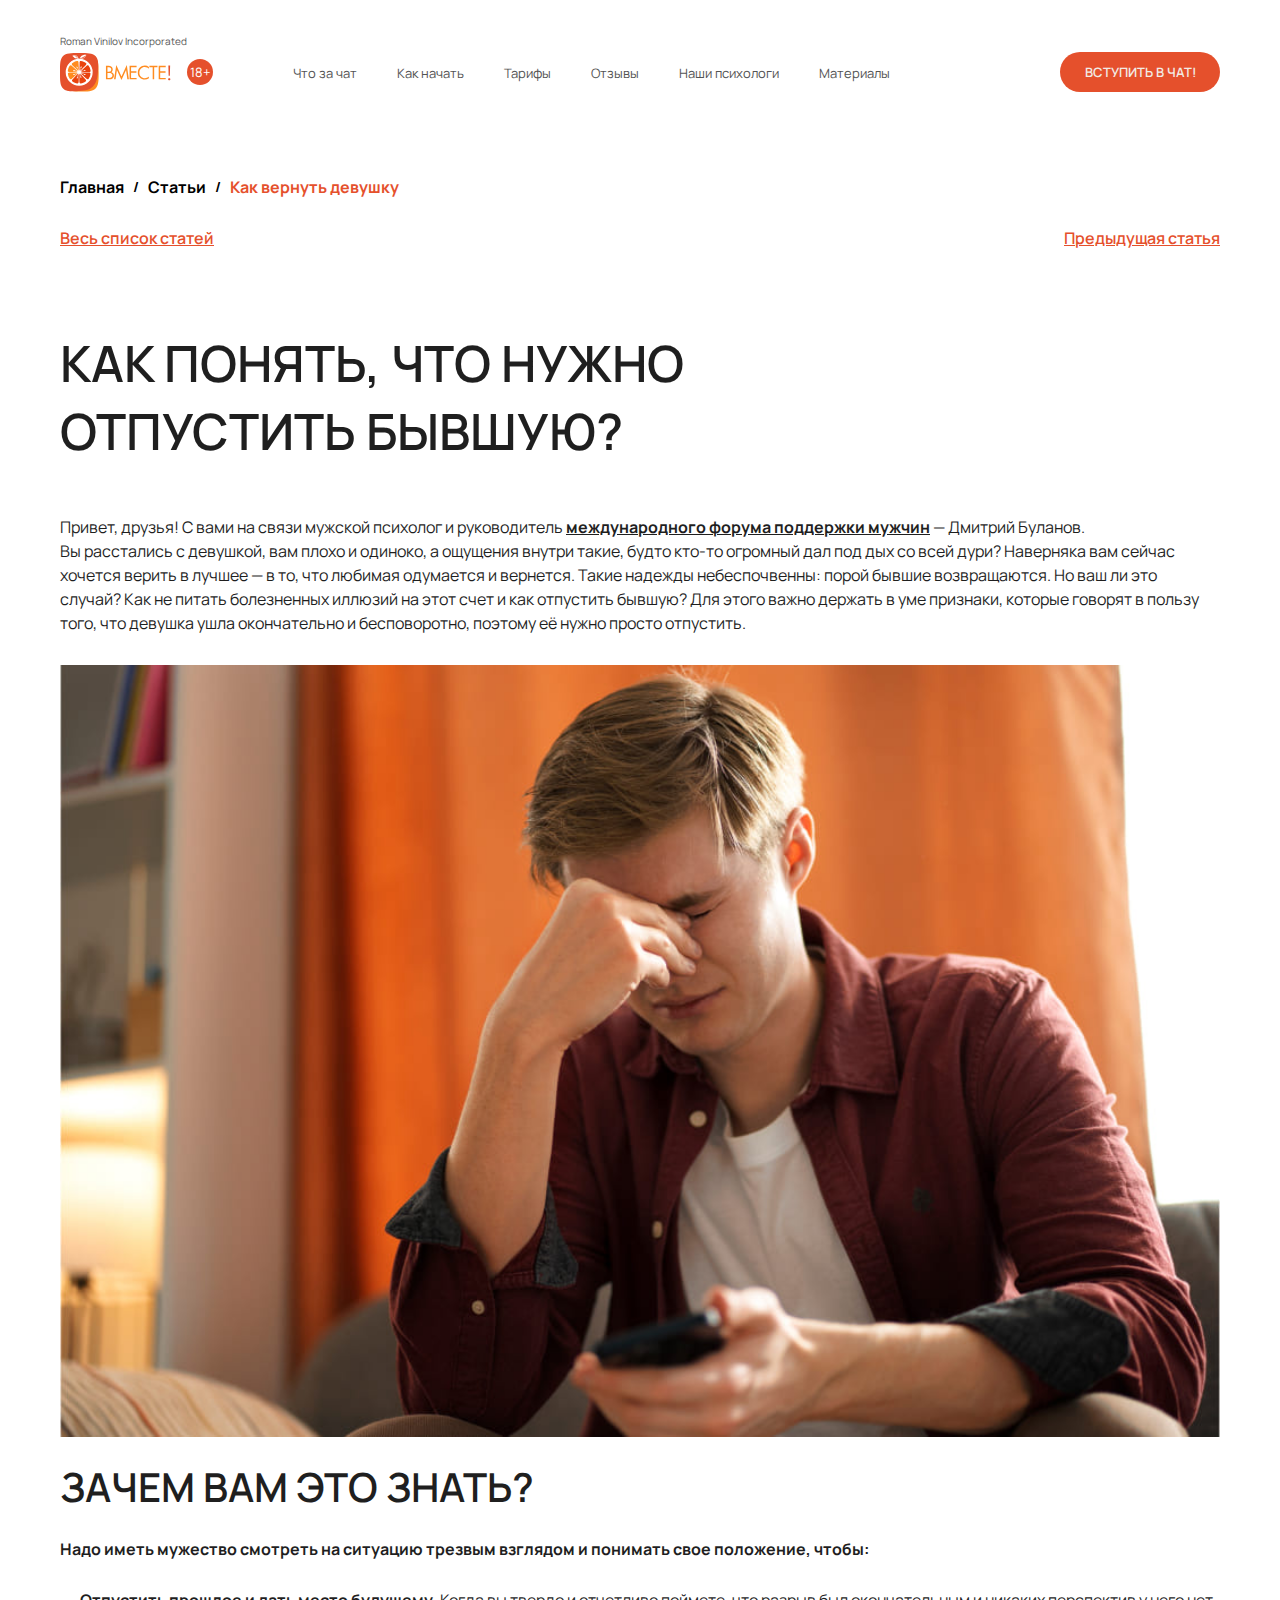
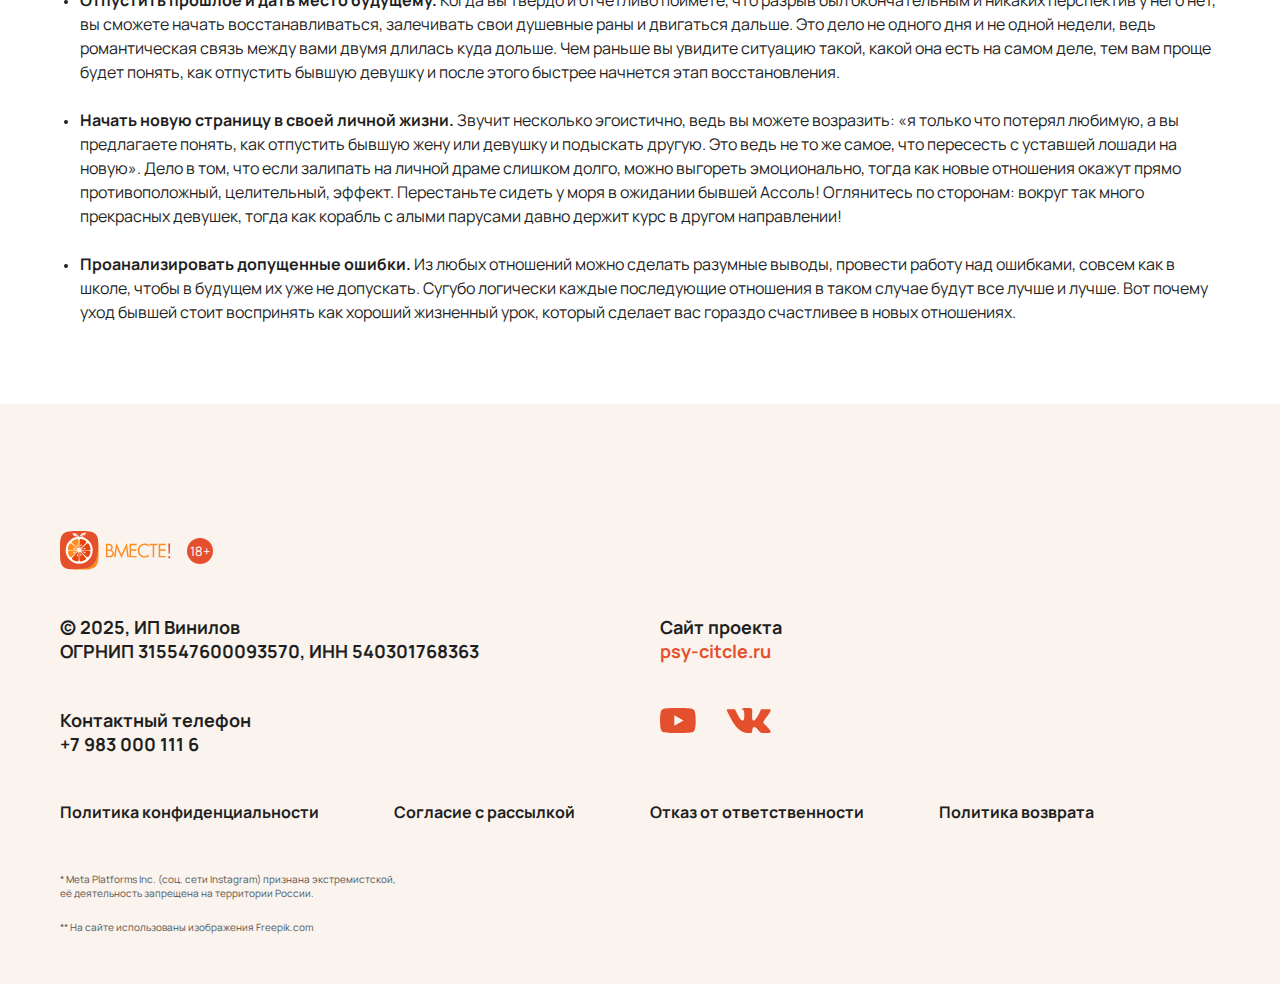
<file: article.html>
<!DOCTYPE html>
<html lang="ru">
	<head>
		<meta http-equiv="Content-Type" content="text/html; charset=utf-8">

		<!-- Adapting the page for mobile devices -->
		<meta name="viewport" content="width=device-width, initial-scale=1, maximum-scale=1">

		<!-- Prohibition of phone number recognition -->
		<meta name="format-detection" content="telephone=no">
		<meta name="SKYPE_TOOLBAR" content ="SKYPE_TOOLBAR_PARSER_COMPATIBLE">

		<!-- Page title -->
		<title>Заголовок страницы</title>

		<!-- Meta description -->
		<meta name="description" content="">

		<!-- Meta Keywords -->
		<meta name="keywords" content="">

		<!-- Changing the color of the mobile browser panel -->
		<meta name="msapplication-TileColor" content="#E5502C">
		<meta name="theme-color" content="#E5502C">

		<!-- Connecting fonts from Google -->
		<link rel="preconnect" href="https://fonts.googleapis.com">
		<link rel="preconnect" href="https://fonts.gstatic.com" crossorigin>
		<link href="https://fonts.googleapis.com/css2?family=Manrope:wght@200..800&display=swap" rel="stylesheet">

		<!-- Connecting style files -->
		<link rel="stylesheet" href="css/swiper-bundle.min.css" async>
		<link rel="stylesheet" href="css/swiper.css" async>
		<link rel="stylesheet" href="css/fancybox.css" async>
		<link rel="stylesheet" href="css/styles.css" async>

		<link rel="stylesheet" href="css/response_1279.css" media="print, (max-width: 1279px)" async>
		<link rel="stylesheet" href="css/response_1023.css" media="print, (max-width: 1023px)" async>
		<link rel="stylesheet" href="css/response_767.css" media="print, (max-width: 767px)" async>
		<link rel="stylesheet" href="css/response_479.css" media="(max-width: 479px)" async>
	</head>

	<body>
		<div class="wrap">
			<div class="main">
				<header>
					<div class="scroll">
						<div class="cont row">
							<div class="logo">
								<div>Roman Vinilov Incorporated</div>

								<img src="images/logo.svg" alt="">

								<div class="age">18+</div>
							</div>

							<nav class="menu row">
								<div class="menu_item">
									<a href="/">Что за чат</a>
								</div>

								<div class="menu_item">
									<a href="/">Как начать</a>
								</div>

								<div class="menu_item">
									<a href="/">Тарифы</a>
								</div>

								<div class="menu_item">
									<a href="/">Отзывы</a>
								</div>

								<div class="menu_item">
									<a href="/">Наши психологи</a>
								</div>

								<div class="menu_item">
									<a href="/">Материалы</a>
								</div>
							</nav>

							<div class="messengers">
								<a href="/" target="_blank" rel="noopener nofollow">
									<img src="images/ic_tg.svg" alt="">
								</a>

								<a href="/" target="_blank" rel="noopener nofollow">
									<img src="images/ic_whatsapp.svg" alt="">
								</a>
							</div>

							<button class="join_btn">Вступить в чат!</button>
						</div>
					</div>
				</header>


				<section class="mob_header">
					<div class="cont row">
						<div class="logo">
							<img src="images/logo.svg" alt="">

							<div class="age">18+</div>
						</div>

						<button class="mob_menu_btn">
							<svg class="icon"><use xlink:href="images/sprite.svg#ic_menu"></use></svg>
							<svg class="icon"><use xlink:href="images/sprite.svg#ic_close"></use></svg>
						</button>
					</div>
				</section>


				<section class="page_head">
					<div class="cont">
						<div class="breadcrumbs">
							<a href="/">Главная</a>
							<span class="sep">/</span>

							<a href="/">Статьи</a>
							<span class="sep">/</span>

							<span class="current">Как вернуть девушку</span>
						</div>

						<div class="links">
							<div><a href="/">Весь список статей</a></div>

							<div><a href="/">Предыдущая статья</a></div>
						</div>

						<h1 class="page_title">Как понять, что нужно отпустить бывшую?</h1>
					</div>
				</section>


				<section class="article_info block smallest_m">
					<div class="cont">
						<div class="text_block">
							<p>Привет, друзья! С вами на связи мужской психолог и руководитель <b><u>международного форума поддержки мужчин</u></b> — Дмитрий Буланов.<br> Вы расстались с девушкой, вам плохо и одиноко, а ощущения внутри такие, будто кто-то огромный дал под дых со всей дури? Наверняка вам сейчас хочется верить в лучшее — в то, что любимая одумается и вернется. Такие надежды небеспочвенны: порой бывшие возвращаются. Но ваш ли это случай? Как не питать болезненных иллюзий на этот счет и как отпустить бывшую? Для этого важно держать в уме признаки, которые говорят в пользу того, что девушка ушла окончательно и бесповоротно, поэтому её нужно просто отпустить.</p>

							<img src="images/tmp/article_info_img.jpg" alt="" loading="lazy">

							<h2>Зачем вам это знать?</h2>

							<p><b>Надо иметь мужество смотреть на ситуацию трезвым взглядом и понимать свое положение, чтобы:</b></p>

							<ul class="gap">
								<li><b>Отпустить прошлое и дать место будущему.</b> Когда вы твердо и отчетливо поймете, что разрыв был окончательным и никаких перспектив у него нет, вы сможете начать восстанавливаться, залечивать свои душевные раны и двигаться дальше. Это дело не одного дня и не одной недели, ведь романтическая связь между вами двумя длилась куда дольше. Чем раньше вы увидите ситуацию такой, какой она есть на самом деле, тем вам проще будет понять, как отпустить бывшую девушку и после этого быстрее начнется этап восстановления.</li>

								<li><b>Начать новую страницу в своей личной жизни.</b> Звучит несколько эгоистично, ведь вы можете возразить: «я только что потерял любимую, а вы предлагаете понять, как отпустить бывшую жену или девушку и подыскать другую. Это ведь не то же самое, что пересесть с уставшей лошади на новую». Дело в том, что если залипать на личной драме слишком долго, можно выгореть эмоционально, тогда как новые отношения окажут прямо противоположный, целительный, эффект. Перестаньте сидеть у моря в ожидании бывшей Ассоль! Оглянитесь по сторонам: вокруг так много прекрасных девушек, тогда как корабль с алыми парусами давно держит курс в другом направлении!</li>

								<li><b>Проанализировать допущенные ошибки.</b> Из любых отношений можно сделать разумные выводы, провести работу над ошибками, совсем как в школе, чтобы в будущем их уже не допускать. Сугубо логически каждые последующие отношения в таком случае будут все лучше и лучше. Вот почему уход бывшей стоит воспринять как хороший жизненный урок, который сделает вас гораздо счастливее в новых отношениях.</li>
							</ul>
						</div>
					</div>
				</section>
			</div>


			<footer>
				<div class="cont row">
					<div class="logo">
						<!-- <div>Roman Vinilov Incorporated</div> -->

						<img src="images/logo.svg" alt="">

						<div class="age">18+</div>
					</div>

					<div class="section">
						<div class="copyright">&copy; 2025, ИП Винилов</div>

						<div class="requisites">ОГРНИП 315547600093570, ИНН 540301768363</div>
					</div>

					<div class="section">
						<div class="site">
							Сайт проекта<br> <a href="thhps://psy-citcle.ru" target="_blank" rel="noopener nofollow">psy-citcle.ru</a>
						</div>
					</div>

					<div class="section">
						<div class="phone">Контактный телефон<br> <a href="tel:+7 983 000 111 6">+7 983 000 111 6</a></div>
					</div>

					<div class="section">
						<div class="socials">
							<a href="/" target="_blank" rel="noopener nofollow" class="youtube_link">
								<svg class="icon"><use xlink:href="images/sprite.svg#ic_youtube"></use></svg>
							</a>

							<a href="/" target="_blank" rel="noopener nofollow" class="vk_link">
								<svg class="icon"><use xlink:href="images/sprite.svg#ic_vk"></use></svg>
							</a>
						</div>
					</div>

					<div class="links">
						<div><a href="/">Политика конфиденциальности</a></div>

						<div><a href="/">Согласие с рассылкой</a></div>

						<div><a href="/">Отказ от ответственности</a></div>

						<div><a href="/">Политика возврата</a></div>
					</div>

					<div class="exp">
						<div>* Meta Platforms Inc. (соц. сети Instagram) признана экстремистской,<br> её деятельность запрещена на территории России.</div>

						<div>** На сайте использованы изображения Freepik.com</div>
					</div>
				</div>
			</footer>


			<div class="overlay"></div>
		</div>


		<!-- Connecting javascript files -->
		<script src="js/jquery-3.6.3.min.js"></script>
		<script src="js/functions.js"></script>
		<script src="js/swiper-bundle.min.js"></script>
		<script src="js/fancybox.js"></script>
		<script src="js/imask.js"></script>
		<script src="js/scripts.js"></script>
	</body>
</html>
</file>
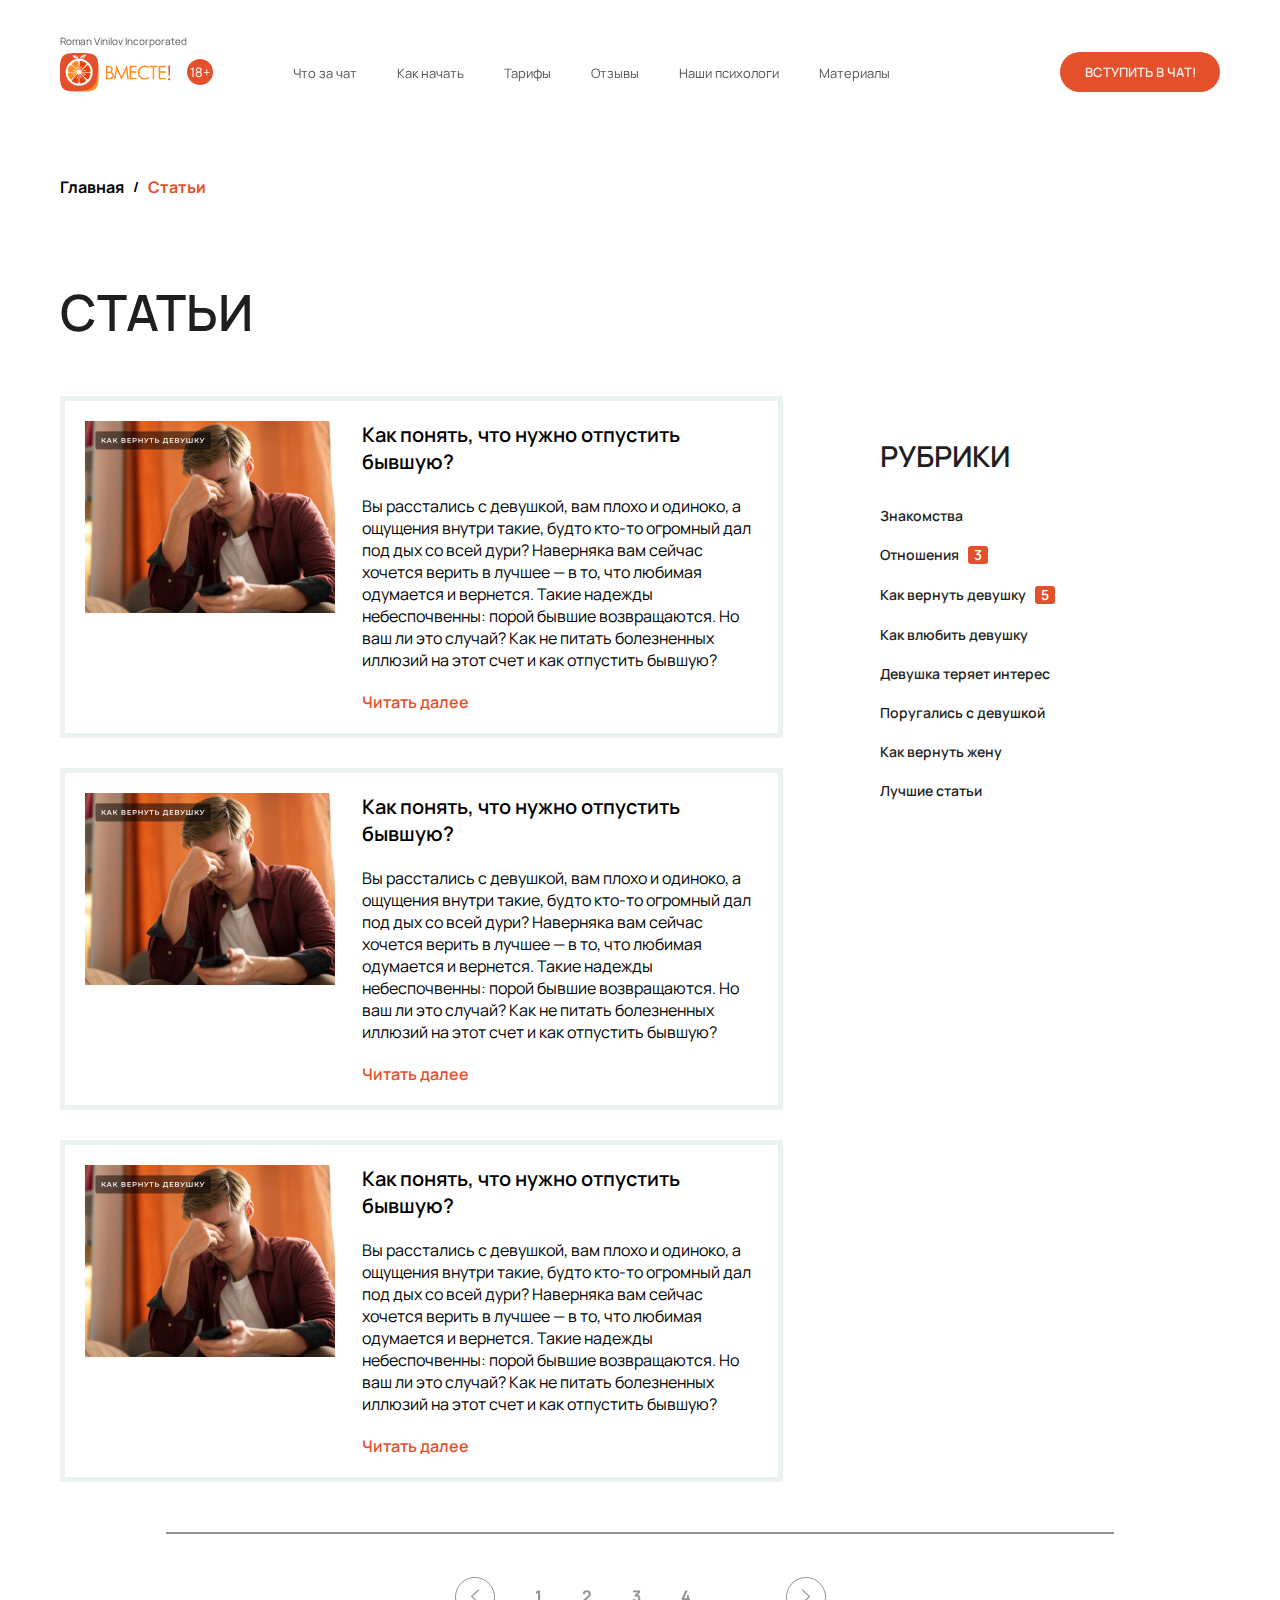
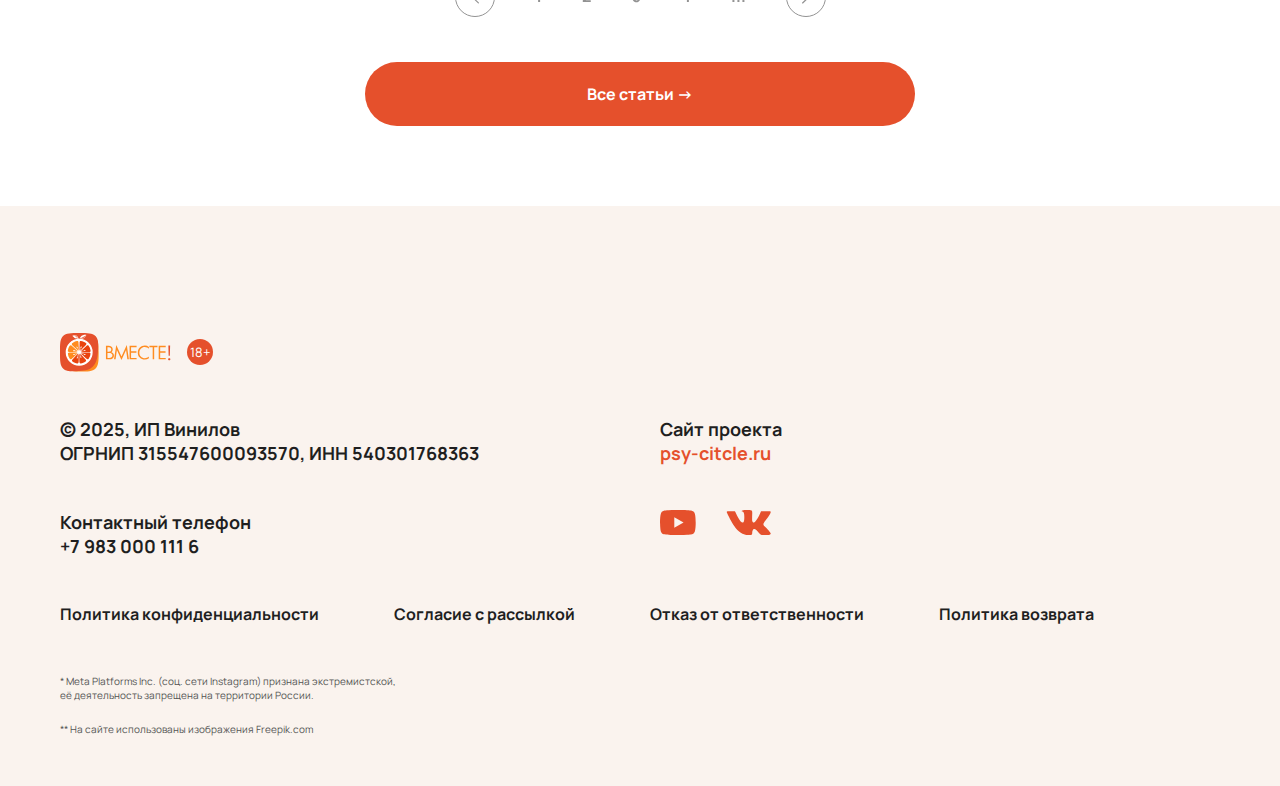
<file: articles.html>
<!DOCTYPE html>
<html lang="ru">
	<head>
		<meta http-equiv="Content-Type" content="text/html; charset=utf-8">

		<!-- Adapting the page for mobile devices -->
		<meta name="viewport" content="width=device-width, initial-scale=1, maximum-scale=1">

		<!-- Prohibition of phone number recognition -->
		<meta name="format-detection" content="telephone=no">
		<meta name="SKYPE_TOOLBAR" content ="SKYPE_TOOLBAR_PARSER_COMPATIBLE">

		<!-- Page title -->
		<title>Заголовок страницы</title>

		<!-- Meta description -->
		<meta name="description" content="">

		<!-- Meta Keywords -->
		<meta name="keywords" content="">

		<!-- Changing the color of the mobile browser panel -->
		<meta name="msapplication-TileColor" content="#E5502C">
		<meta name="theme-color" content="#E5502C">

		<!-- Connecting fonts from Google -->
		<link rel="preconnect" href="https://fonts.googleapis.com">
		<link rel="preconnect" href="https://fonts.gstatic.com" crossorigin>
		<link href="https://fonts.googleapis.com/css2?family=Manrope:wght@200..800&display=swap" rel="stylesheet">

		<!-- Connecting style files -->
		<link rel="stylesheet" href="css/swiper-bundle.min.css" async>
		<link rel="stylesheet" href="css/swiper.css" async>
		<link rel="stylesheet" href="css/fancybox.css" async>
		<link rel="stylesheet" href="css/styles.css" async>

		<link rel="stylesheet" href="css/response_1279.css" media="print, (max-width: 1279px)" async>
		<link rel="stylesheet" href="css/response_1023.css" media="print, (max-width: 1023px)" async>
		<link rel="stylesheet" href="css/response_767.css" media="print, (max-width: 767px)" async>
		<link rel="stylesheet" href="css/response_479.css" media="(max-width: 479px)" async>
	</head>

	<body>
		<div class="wrap">
			<div class="main">
				<header>
					<div class="scroll">
						<div class="cont row">
							<div class="logo">
								<div>Roman Vinilov Incorporated</div>

								<img src="images/logo.svg" alt="">

								<div class="age">18+</div>
							</div>

							<nav class="menu row">
								<div class="menu_item">
									<a href="/">Что за чат</a>
								</div>

								<div class="menu_item">
									<a href="/">Как начать</a>
								</div>

								<div class="menu_item">
									<a href="/">Тарифы</a>
								</div>

								<div class="menu_item">
									<a href="/">Отзывы</a>
								</div>

								<div class="menu_item">
									<a href="/">Наши психологи</a>
								</div>

								<div class="menu_item">
									<a href="/">Материалы</a>
								</div>
							</nav>

							<div class="messengers">
								<a href="/" target="_blank" rel="noopener nofollow">
									<img src="images/ic_tg.svg" alt="">
								</a>

								<a href="/" target="_blank" rel="noopener nofollow">
									<img src="images/ic_whatsapp.svg" alt="">
								</a>
							</div>

							<button class="join_btn">Вступить в чат!</button>
						</div>
					</div>
				</header>


				<section class="mob_header">
					<div class="cont row">
						<div class="logo">
							<img src="images/logo.svg" alt="">

							<div class="age">18+</div>
						</div>

						<button class="mob_menu_btn">
							<svg class="icon"><use xlink:href="images/sprite.svg#ic_menu"></use></svg>
							<svg class="icon"><use xlink:href="images/sprite.svg#ic_close"></use></svg>
						</button>
					</div>
				</section>


				<section class="page_head">
					<div class="cont">
						<div class="breadcrumbs">
							<a href="/">Главная</a>
							<span class="sep">/</span>

							<span class="current">Статьи</span>
						</div>

						<h1 class="page_title">Статьи</h1>
					</div>
				</section>


				<section class="articles block smallest_m">
					<div class="cont">
						<div class="cols">
							<div class="list">
								<div class="article">
									<a href="/" class="thumb">
										<img src="images/tmp/article_thumb.jpg" alt="" loading="lazy">
									</a>

									<div>
										<div class="name">
											<a href="/">Как понять, что нужно отпустить бывшую?</a>
										</div>

										<div class="desc">Вы расстались с девушкой, вам плохо и одиноко, а ощущения внутри такие, будто кто-то огромный дал под дых со всей дури? Наверняка вам сейчас хочется верить в лучшее — в то, что любимая одумается и вернется. Такие надежды небеспочвенны: порой бывшие возвращаются. Но ваш ли это случай? Как не питать болезненных иллюзий на этот счет и как отпустить бывшую?</div>

										<div class="link">
											<a href="/">Читать далее</a>
										</div>
									</div>
								</div>

								<div class="article">
									<a href="/" class="thumb">
										<img src="images/tmp/article_thumb.jpg" alt="" loading="lazy">
									</a>

									<div>
										<div class="name">
											<a href="/">Как понять, что нужно отпустить бывшую?</a>
										</div>

										<div class="desc">Вы расстались с девушкой, вам плохо и одиноко, а ощущения внутри такие, будто кто-то огромный дал под дых со всей дури? Наверняка вам сейчас хочется верить в лучшее — в то, что любимая одумается и вернется. Такие надежды небеспочвенны: порой бывшие возвращаются. Но ваш ли это случай? Как не питать болезненных иллюзий на этот счет и как отпустить бывшую?</div>

										<div class="link">
											<a href="/">Читать далее</a>
										</div>
									</div>
								</div>

								<div class="article">
									<a href="/" class="thumb">
										<img src="images/tmp/article_thumb.jpg" alt="" loading="lazy">
									</a>

									<div>
										<div class="name">
											<a href="/">Как понять, что нужно отпустить бывшую?</a>
										</div>

										<div class="desc">Вы расстались с девушкой, вам плохо и одиноко, а ощущения внутри такие, будто кто-то огромный дал под дых со всей дури? Наверняка вам сейчас хочется верить в лучшее — в то, что любимая одумается и вернется. Такие надежды небеспочвенны: порой бывшие возвращаются. Но ваш ли это случай? Как не питать болезненных иллюзий на этот счет и как отпустить бывшую?</div>

										<div class="link">
											<a href="/">Читать далее</a>
										</div>
									</div>
								</div>
							</div>

							<aside>
								<div class="categories">
									<div class="title">Рубрики</div>

									<div class="items">
										<div><a href="/">Знакомства</a></div>

										<div><a href="/">Отношения <span>3</span></a></div>

										<div><a href="/">Как вернуть девушку <span>5</span></a></div>

										<div><a href="/">Как влюбить девушку</a></div>

										<div><a href="/">Девушка теряет интерес</a></div>

										<div><a href="/">Поругались с девушкой</a></div>

										<div><a href="/">Как вернуть жену</a></div>

										<div><a href="/">Лучшие статьи</a></div>
									</div>
								</div>
							</aside>
						</div>

						<div class="pagination">
							<a href="/" class="prev">
								<svg class="icon"><use xlink:href="images/sprite.svg#ic_arr_hor"></use></svg>
							</a>

							<a class="active">1</a>

							<a href="/">2</a>

							<a href="/">3</a>

							<a href="/">4</a>

							<div class="sep">...</div>

							<a href="/" class="next">
								<svg class="icon"><use xlink:href="images/sprite.svg#ic_arr_hor"></use></svg>
							</a>
						</div>

						<div class="all_link">
							<a href="/">Все статьи →</a>
						</div>
					</div>
				</section>
			</div>


			<footer>
				<div class="cont row">
					<div class="logo">
						<!-- <div>Roman Vinilov Incorporated</div> -->

						<img src="images/logo.svg" alt="">

						<div class="age">18+</div>
					</div>

					<div class="section">
						<div class="copyright">&copy; 2025, ИП Винилов</div>

						<div class="requisites">ОГРНИП 315547600093570, ИНН 540301768363</div>
					</div>

					<div class="section">
						<div class="site">
							Сайт проекта<br> <a href="thhps://psy-citcle.ru" target="_blank" rel="noopener nofollow">psy-citcle.ru</a>
						</div>
					</div>

					<div class="section">
						<div class="phone">Контактный телефон<br> <a href="tel:+7 983 000 111 6">+7 983 000 111 6</a></div>
					</div>

					<div class="section">
						<div class="socials">
							<a href="/" target="_blank" rel="noopener nofollow" class="youtube_link">
								<svg class="icon"><use xlink:href="images/sprite.svg#ic_youtube"></use></svg>
							</a>

							<a href="/" target="_blank" rel="noopener nofollow" class="vk_link">
								<svg class="icon"><use xlink:href="images/sprite.svg#ic_vk"></use></svg>
							</a>
						</div>
					</div>

					<div class="links">
						<div><a href="/">Политика конфиденциальности</a></div>

						<div><a href="/">Согласие с рассылкой</a></div>

						<div><a href="/">Отказ от ответственности</a></div>

						<div><a href="/">Политика возврата</a></div>
					</div>

					<div class="exp">
						<div>* Meta Platforms Inc. (соц. сети Instagram) признана экстремистской,<br> её деятельность запрещена на территории России.</div>

						<div>** На сайте использованы изображения Freepik.com</div>
					</div>
				</div>
			</footer>


			<div class="overlay"></div>
		</div>


		<!-- Connecting javascript files -->
		<script src="js/jquery-3.6.3.min.js"></script>
		<script src="js/functions.js"></script>
		<script src="js/swiper-bundle.min.js"></script>
		<script src="js/fancybox.js"></script>
		<script src="js/imask.js"></script>
		<script src="js/scripts.js"></script>
	</body>
</html>
</file>
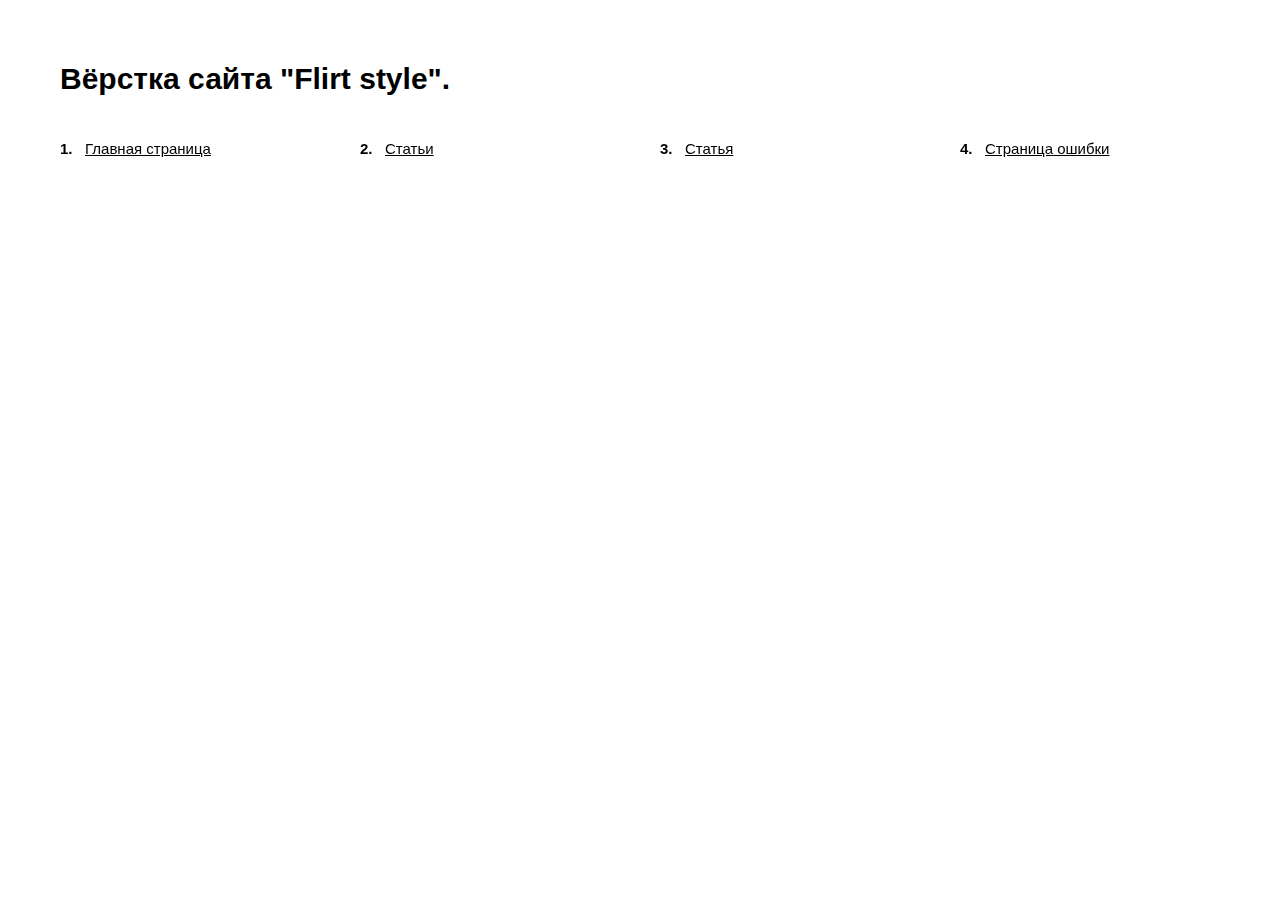
<file: demo_links.html>
<!DOCTYPE html>
<html lang="ru">
	<head>
		<meta http-equiv="Content-Type" content="text/html; charset=utf-8">

		<!-- Адаптирование страницы для мобильных устройств -->
		<meta name="viewport" content="width=device-width, initial-scale=1, maximum-scale=1">

		<!-- Запрет распознования номера телефона -->
		<meta name="format-detection" content="telephone=no">
		<meta name="SKYPE_TOOLBAR" content ="SKYPE_TOOLBAR_PARSER_COMPATIBLE">

		<style>
			*
			{
			    box-sizing: border-box;
			    margin: 0;
			    padding: 0;
			}

			*:before,
			*:after
			{
			    box-sizing: border-box;
			}


			.demo_links
			{
			    padding: 60px;
			}

			.demo_links .title
			{
			    font-family: Arial, 'Helvetica Neue', Helvetica, sans-serif;
			    font-size: 30px;
			    font-weight: 700;
			    line-height: 38px;

			    margin-bottom: 40px;
			}

			.demo_links ol
			{
			    font-family: Arial, 'Helvetica Neue', Helvetica, sans-serif;
			    font-size: 15px;
			    line-height: 21px;

			    counter-reset: li;

			    column-gap: 40px;
			    column-count: 4;
			}

			.demo_links ol li
			{
			    position: relative;

			    display: block;
			    overflow: hidden;

			    padding-left: 25px;

			    list-style-type: none;

			    transform: translateZ(0);

			    --webkit-column-break-inside: avoid;
			    page-break-inside: avoid;
			    break-inside: avoid;
			}

			.demo_links ol li + li
			{
			    margin-top: 20px;
			}

			.demo_links ol li:before
			{
			    color: var(--text_color);
			    font-weight: 700;

			    position: absolute;
			    top: 0;
			    left: 0;

			    content: counters(li, '.') '.';
			    counter-increment: li;
			}


			.demo_links li a
			{
			    color: #000;
			}

			.demo_links li a:hover
			{
			    text-decoration: none;
			}


			@media (max-width: 1279px)
			{
			    .demo_links ol
			    {
			        column-count: 3;
			    }
			}


			@media (max-width: 1023px)
			{
			    .demo_links
			    {
			        padding: 40px;
			    }

			    .demo_links .title
			    {
			        font-size: 28px;
			        line-height: 34px;

			        margin-bottom: 25px;
			    }

			    .demo_links ol
			    {
			        column-count: 2;
			    }
			}


			@media (max-width: 767px)
			{
			    .demo_links
			    {
			        padding: 30px;
			    }

			    .demo_links .title
			    {
			        font-size: 26px;
			        line-height: 32px;
			    }

			    .demo_links ol
			    {
			        column-gap: 40px;
			    }
			}


			@media (max-width: 479px)
			{
			    .demo_links
			    {
			        padding: 20px;
			    }

			    .demo_links .title
			    {
			        font-size: 22px;
			        line-height: 28px;

			        margin-bottom: 25px;
			    }

			    .demo_links ol
			    {
			        column-count: 1;
			    }

			    .demo_links ol li + li
			    {
			        margin-top: 15px;
			    }
			}

		</style>
	</head>

	<body>
		<div class="demo_links">
			<div class="title">Вёрстка сайта "Flirt style".</div>

			<ol>
				<li><a href="./index.html" target="_blank">Главная страница</a></li>
				<li><a href="./articles.html" target="_blank">Статьи</a></li>
				<li><a href="./article.html" target="_blank">Статья</a></li>
				<li><a href="./error_page.html" target="_blank">Страница ошибки</a></li>
			</ol>
		</div>
	</body>
</html>
</file>
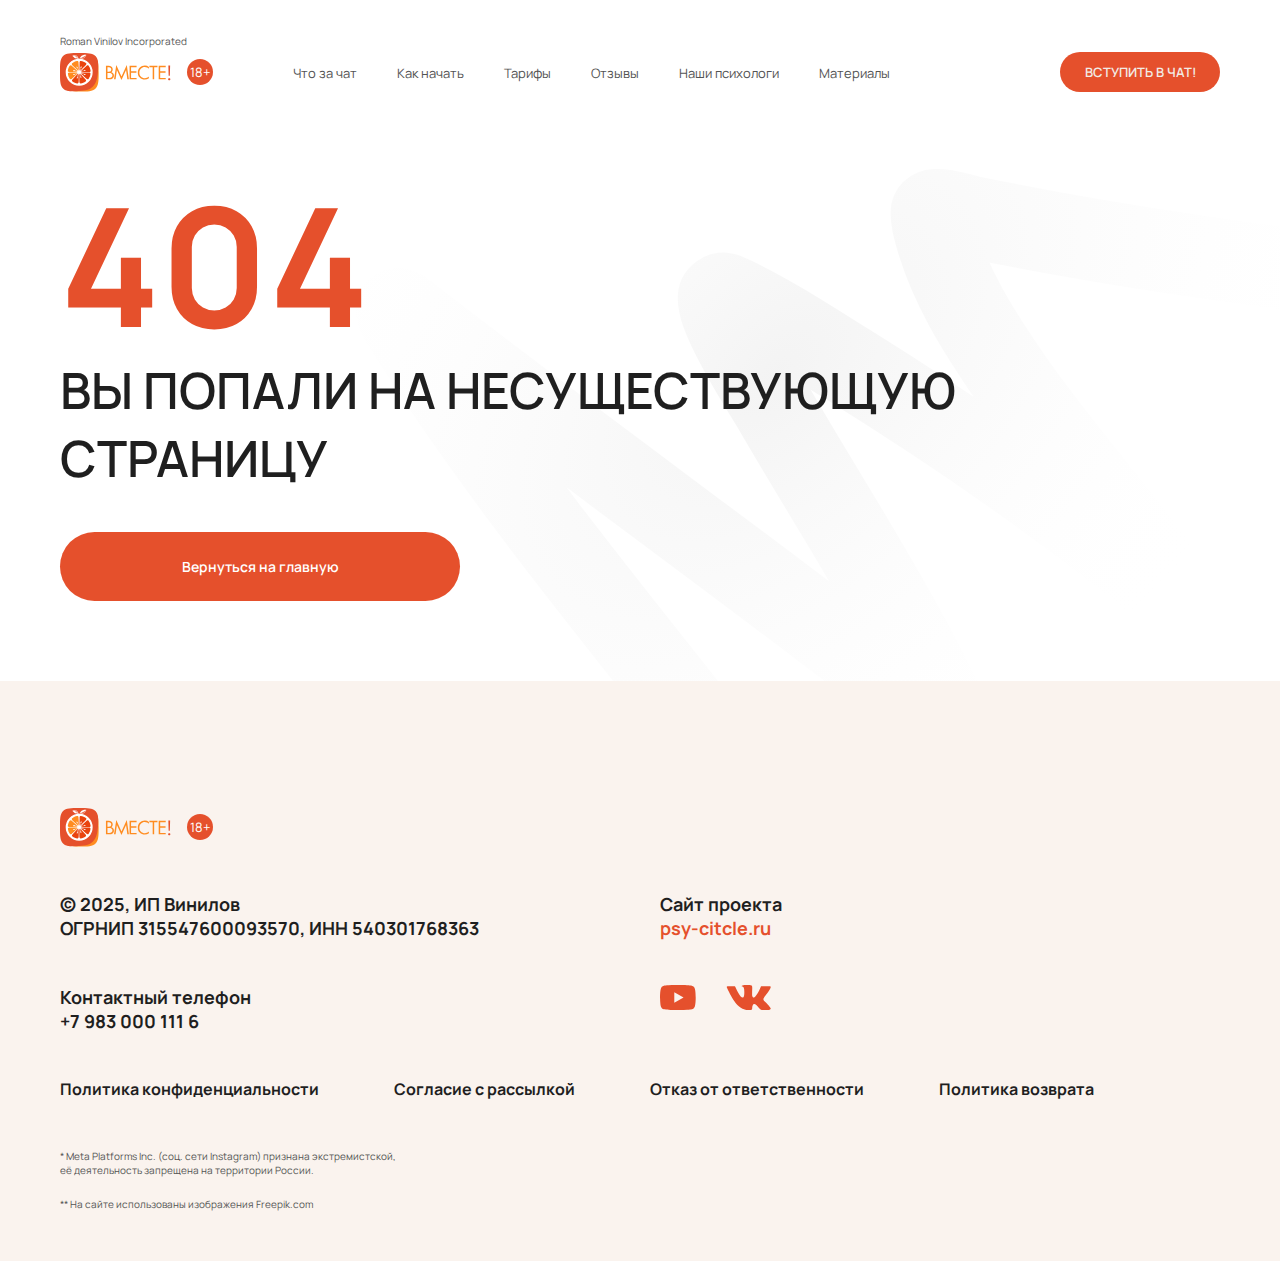
<file: error_page.html>
<!DOCTYPE html>
<html lang="ru">
	<head>
		<meta http-equiv="Content-Type" content="text/html; charset=utf-8">

		<!-- Adapting the page for mobile devices -->
		<meta name="viewport" content="width=device-width, initial-scale=1, maximum-scale=1">

		<!-- Prohibition of phone number recognition -->
		<meta name="format-detection" content="telephone=no">
		<meta name="SKYPE_TOOLBAR" content ="SKYPE_TOOLBAR_PARSER_COMPATIBLE">

		<!-- Page title -->
		<title>Заголовок страницы</title>

		<!-- Meta description -->
		<meta name="description" content="">

		<!-- Meta Keywords -->
		<meta name="keywords" content="">

		<!-- Changing the color of the mobile browser panel -->
		<meta name="msapplication-TileColor" content="#E5502C">
		<meta name="theme-color" content="#E5502C">

		<!-- Connecting fonts from Google -->
		<link rel="preconnect" href="https://fonts.googleapis.com">
		<link rel="preconnect" href="https://fonts.gstatic.com" crossorigin>
		<link href="https://fonts.googleapis.com/css2?family=Montserrat:ital,wght@0,100..900;1,100..900&display=swap" rel="stylesheet">

		<!-- Connecting style files -->
		<link rel="preconnect" href="https://fonts.googleapis.com">
		<link rel="preconnect" href="https://fonts.gstatic.com" crossorigin>
		<link href="https://fonts.googleapis.com/css2?family=Manrope:wght@200..800&display=swap" rel="stylesheet">

		<!-- Connecting style files -->
		<link rel="stylesheet" href="css/swiper-bundle.min.css" async>
		<link rel="stylesheet" href="css/swiper.css" async>
		<link rel="stylesheet" href="css/fancybox.css" async>
		<link rel="stylesheet" href="css/styles.css" async>

		<link rel="stylesheet" href="css/response_1279.css" media="print, (max-width: 1279px)" async>
		<link rel="stylesheet" href="css/response_1023.css" media="print, (max-width: 1023px)" async>
		<link rel="stylesheet" href="css/response_767.css" media="print, (max-width: 767px)" async>
		<link rel="stylesheet" href="css/response_479.css" media="(max-width: 479px)" async>
	</head>

	<body>
		<div class="wrap">
			<div class="main">
				<header>
					<div class="scroll">
						<div class="cont row">
							<div class="logo">
								<div>Roman Vinilov Incorporated</div>

								<img src="images/logo.svg" alt="">

								<div class="age">18+</div>
							</div>

							<nav class="menu row">
								<div class="menu_item">
									<a href="/">Что за чат</a>
								</div>

								<div class="menu_item">
									<a href="/">Как начать</a>
								</div>

								<div class="menu_item">
									<a href="/">Тарифы</a>
								</div>

								<div class="menu_item">
									<a href="/">Отзывы</a>
								</div>

								<div class="menu_item">
									<a href="/">Наши психологи</a>
								</div>

								<div class="menu_item">
									<a href="/">Материалы</a>
								</div>
							</nav>

							<div class="messengers">
								<a href="/" target="_blank" rel="noopener nofollow">
									<img src="images/ic_tg.svg" alt="">
								</a>

								<a href="/" target="_blank" rel="noopener nofollow">
									<img src="images/ic_whatsapp.svg" alt="">
								</a>
							</div>

							<button class="join_btn">Вступить в чат!</button>
						</div>
					</div>
				</header>


				<section class="mob_header">
					<div class="cont row">
						<div class="logo">
							<img src="images/logo.svg" alt="">

							<div class="age">18+</div>
						</div>

						<button class="mob_menu_btn">
							<svg class="icon"><use xlink:href="images/sprite.svg#ic_menu"></use></svg>
							<svg class="icon"><use xlink:href="images/sprite.svg#ic_close"></use></svg>
						</button>
					</div>
				</section>


				<section class="error_info block smallest_m">
					<div class="cont">
						<div class="code">404</div>

						<div class="title">Вы попали на несуществующую страницу</div>

						<div class="link">
							<a href="/">Вернуться на главную</a>
						</div>
					</div>

					<img src="images/bg_contacts.svg" alt="" class="bg" loading="lazy">
				</section>
			</div>


			<footer>
				<div class="cont row">
					<div class="logo">
						<!-- <div>Roman Vinilov Incorporated</div> -->

						<img src="images/logo.svg" alt="">

						<div class="age">18+</div>
					</div>

					<div class="section">
						<div class="copyright">&copy; 2025, ИП Винилов</div>

						<div class="requisites">ОГРНИП 315547600093570, ИНН 540301768363</div>
					</div>

					<div class="section">
						<div class="site">
							Сайт проекта<br> <a href="thhps://psy-citcle.ru" target="_blank" rel="noopener nofollow">psy-citcle.ru</a>
						</div>
					</div>

					<div class="section">
						<div class="phone">Контактный телефон<br> <a href="tel:+7 983 000 111 6">+7 983 000 111 6</a></div>
					</div>

					<div class="section">
						<div class="socials">
							<a href="/" target="_blank" rel="noopener nofollow" class="youtube_link">
								<svg class="icon"><use xlink:href="images/sprite.svg#ic_youtube"></use></svg>
							</a>

							<a href="/" target="_blank" rel="noopener nofollow" class="vk_link">
								<svg class="icon"><use xlink:href="images/sprite.svg#ic_vk"></use></svg>
							</a>
						</div>
					</div>

					<div class="links">
						<div><a href="/">Политика конфиденциальности</a></div>

						<div><a href="/">Согласие с рассылкой</a></div>

						<div><a href="/">Отказ от ответственности</a></div>

						<div><a href="/">Политика возврата</a></div>
					</div>

					<div class="exp">
						<div>* Meta Platforms Inc. (соц. сети Instagram) признана экстремистской,<br> её деятельность запрещена на территории России.</div>

						<div>** На сайте использованы изображения Freepik.com</div>
					</div>
				</div>
			</footer>


			<div class="overlay"></div>
		</div>


		<!-- Connecting javascript files -->
		<script src="js/jquery-3.6.3.min.js"></script>
		<script src="js/functions.js"></script>
		<script src="js/swiper-bundle.min.js"></script>
		<script src="js/fancybox.js"></script>
		<script src="js/imask.js"></script>
		<script src="js/scripts.js"></script>
	</body>
</html>
</file>
<file: css/response_1279.css>
@media print,
(max-width: 1279px)
{
    /*-------------------
        Global styles
    -------------------*/
    :root
    {
        --font_size: 15px;
        --font_size_title: 40px;
    }


    html.custom_scroll ::-webkit-scrollbar
    {
        width: 5px;
        height: 5px;
    }



    .block
    {
        margin-bottom: 124px;
    }

    .block.small_m
    {
        margin-bottom: 100px;
    }



    /*--------------
        Fancybox
    --------------*/
    .fancybox__slide
    {
        padding: 32px;
    }



    /*-------------
        Animate
    -------------*/
    .animate.fadeUp
    {
        transform: translateY(100px);
    }


    .animate.fadeLeft
    {
        transform: translateX(-100px);
    }

    .animate.fadeRight
    {
        transform: translateX(100px);
    }



    /*----------------
        Pagination
    ----------------*/
    .pagination
    {
        margin-top: 40px;
        padding-top: 40px;

        gap: 30px;
    }



    /*------------
        Header
    ------------*/
    header
    {
        padding: 32px 0;
    }


    header .menu
    {
        margin-left: 64px;

        gap: 32px;
    }


    header .join_btn
    {
        font-size: 12px;

        padding: 10px 20px;
    }




    /*---------------
        Page head
    ---------------*/
    .page_head
    {
        padding-top: 24px;
    }


    .page_head .cont
    {
        gap: 24px;
    }


    .breadcrumbs
    {
        font-size: 14px;
    }


    .page_title
    {
        width: 880px;
        margin-top: 20px;
    }


    .page_head .links
    {
        font-size: 14px;
    }



    /*----------------
        Block head
    ----------------*/
    .block_head
    {
        margin-bottom: 40px;
    }


    .block_head .title span
    {
        margin-top: 0;
        padding-left: 40px;
    }


    .block_head .desc
    {
        margin-top: 40px;
    }



    /*----------------
        Typography
    ----------------*/
    .text_block > *
    {
        margin-bottom: 24px;
    }


    .text_block h2
    {
        font-size: 36px;
    }


    .text_block ul.gap
    {
        gap: 16px;
    }


    .text_block ul li:before
    {
        top: 10px;
    }



    /*-------------------
        First section
    -------------------*/
    .first_section
    {
        padding-top: 16px;
    }


    .first_section .data
    {
        margin-top: 0;
    }


    .first_section .title
    {
        width: 452px;
    }


    .first_section .genders
    {
        margin-top: 8px;
        padding-left: 24px;
    }


    .first_section .genders > *
    {
        font-size: 16px;

        min-width: 164px;
    }


    .first_section .desc
    {
        font-size: 16px;

        margin-top: 32px;
        padding-left: 24px;
    }


    .first_section .button
    {
        width: 292px;
        margin-top: 40px;
    }


    .first_section .button .btn
    {
        padding: 12px 28px;
    }


    .first_section .button .exp
    {
        font-size: 13px;

        margin-top: 12px;
        padding-left: 0;
    }


    .first_section .slider
    {
        height: 652px;
        margin-right: -24px;
        padding-top: 88px;
        padding-right: 0;
    }



    /*---------------------
        What difference
    ---------------------*/
    .what_difference .row
    {
        margin-bottom: -20px;
    }


    .what_difference .row > *
    {
        margin-bottom: 20px;
    }


    .what_difference .item
    {
        font-size: 14px;
        line-height: 140%;

        min-height: 140px;
        padding: 11px;
    }


    .what_difference .item .icon
    {
        top: 15px;
        left: 11px;
    }


    .what_difference .item .number
    {
        font-size: 18px;
        line-height: 23px;

        top: 15px;
        right: 11px;
    }


    .what_difference .item .exp
    {
        font-size: 12px;
    }


    .what_difference .join_btn
    {
        width: 272px;
        margin-top: 48px;
        padding: 12px 28px;
    }



    /*-----------
        Steps
    -----------*/
    .steps .row
    {
        padding-top: 8px;

        gap: 60px;
    }


    .steps .step + .step:before
    {
        top: 16px;
        left: -76px;
    }


    .steps .step .number
    {
        font-size: 18px;

        width: 76px;
        height: 76px;
        margin-bottom: 20px;
    }


    .steps .join_btn
    {
        width: 272px;
        margin-top: 48px;
        padding: 12px 28px;
    }



    /*-------------
        Marquee
    -------------*/
    .marquee
    {
        font-size: 16px;

        padding: 20px 0;
    }



    /*----------------
        Price info
    ----------------*/
    .price_info
    {
        padding: 60px 0 68px;
    }


    .price_info .block_head
    {
        padding-bottom: 0;
    }


    .price_info .start
    {
        font-size: 22px;

        width: 760px;
        padding: 31px;
    }


    .price_info .item
    {
        font-size: 22px;

        width: 760px;
        margin-top: 32px;
    }


    .price_info .exp
    {
        margin-top: 4px;
    }


    .price_info .join_btn
    {
        width: 272px;
        margin-top: 48px;
        padding: 12px 28px;
    }



    /*--------------
        Included
    --------------*/
    .included .image
    {
        width: 440px;
    }


    .included .data
    {
        line-height: 140%;

        width: calc(100% - 500px);

        gap: 12px;
    }


    .included .data > *
    {
        padding-left: 28px;

        background-position: 0 2px;
    }



    /*--------------
        For whom
    --------------*/
    .for_whom
    {
        padding: 60px 0 68px;
    }


    .for_whom .items
    {
        width: calc(50% - 12px);
    }


    .for_whom .item .thumb
    {
        width: 160px;
    }


    .for_whom .item .thumb + *
    {
        line-height: 140%;

        width: calc(100% - 180px);
    }


    .for_whom .slider
    {
        width: calc(50% - 12px);
    }


    .for_whom .slider .item .thumb
    {
        aspect-ratio: 270 / 110;
    }


    .for_whom .slider .item .thumb + *
    {
        min-height: 77px;
        padding: 0 24px 14px;
    }



    /*-------------
        Reviews
    -------------*/
    .reviews .block_head
    {
        padding-bottom: 0;
    }


    .reviews .list
    {
        height: 1228px;
    }


    .reviews .review3
    {
        top: 140px;

        width: calc(100% - 400px);
    }

    .reviews .review4
    {
        right: 0;
        bottom: 0;

        width: calc(100% - 440px);
    }

    .reviews .review5
    {
        left: 0;
    }

    .reviews .review6
    {
        width: 400px;
    }


    .reviews .review .title
    {
        font-size: 22px;
    }


    .reviews .review1 .text_block,
    .reviews .review3 .text_block,
    .reviews .review4 .text_block
    {
        margin-top: 24px;
    }


    .reviews .review .text_block > *
    {
        margin-bottom: 20px;
    }



    .reviews .more
    {
        line-height: 140%;

        margin-top: 40px;
    }



    /*-------------
        Experts
    -------------*/
    .experts
    {
        padding: 60px 0 80px;
    }


    .experts .list
    {
        gap: 48px;
    }


    .experts .block_head
    {
        padding-bottom: 0;
    }


    .experts .expert .photo
    {
        width: 340px;
        height: 376px;
    }


    .experts .expert .photo + *
    {
        width: calc(100% - 388px);
        padding-top: 24px;
    }


    .experts .expert .name
    {
        font-size: 28px;
        line-height: 140%;

        margin-bottom: 28px;
    }


    .experts .expert .features
    {
        gap: 28px;
    }


    .experts .expert .features .val
    {
        width: calc(100% - 216px);
    }


    .experts .expert .features .val > *
    {
        margin-bottom: 20px;
    }



    /*---------------
        Materials
    ---------------*/
    .materials .row
    {
        margin-bottom: -40px;
        margin-left: -24px;
    }


    .materials .row > *
    {
        width: calc(33.333% - 24px);
        margin-bottom: 40px;
        margin-left: 24px;
    }


    .materials .item .thumb + *
    {
        padding: 0 16px;
    }


    .materials .all_link
    {
        margin-top: 40px;
    }


    .materials .all_link a
    {
        font-size: 14px;
        line-height: 140%;

        width: 400px;
        padding: 20px;
    }



    /*--------------
        Articles
    --------------*/
    .articles .cols .list
    {
        width: calc(100% - 368px);
    }


    .articles .article .thumb
    {
        width: 220px;
    }


    .articles .article .thumb + *
    {
        width: calc(100% - 240px);
    }


    .articles .article .name
    {
        font-size: 18px;

        width: 340px;
    }



    .articles aside
    {
        width: 320px;
    }


    .articles .categories
    {
        padding: 40px 20px;
    }


    .articles .categories .title
    {
        font-size: 26px;
    }



    .articles .all_link
    {
        margin-top: 40px;
    }


    .articles .all_link a
    {
        width: 400px;
        padding: 18px;
    }



    /*----------------
        Error info
    ----------------*/
    .error_info .code
    {
        font-size: 140px;
    }


    .error_info .link a
    {
        width: 300px;
        padding: 20px;
    }



    /*------------
        Footer
    ------------*/
    footer
    {
        padding: 68px 0 48px;
    }


    footer .cont
    {
        gap: 40px 60px;
    }



    footer .section
    {
        font-size: 16px;

        width: 420px;
    }


    footer .socials
    {
        gap: 28px;
    }



    footer .links
    {
        gap: 10px 60px;
    }



    footer .exp
    {
        margin-top: 0;
    }
}
</file>
<file: css/response_1023.css>
@media print,
(max-width: 1023px)
{
    /*-------------------
        Global styles
    -------------------*/
    .block
    {
        margin-bottom: 100px;
    }

    .block.small_m
    {
        margin-bottom: 80px;
    }



    /*--------------
        Fancybox
    --------------*/
    .fancybox__slide
    {
        padding: 24px;
    }



    /*------------
        Header
    ------------*/
    header
    {
        position: fixed;
        top: 0;
        left: 100%;

        width: 100%;
        height: 100%;
        min-height: -moz-available;
        min-height: -webkit-fill-available;
        min-height:         fill-available;
        margin: 0;
        padding: 160px 0 64px;

        transition: transform .3s linear;

        background: #faf3ee;
    }

    header.show
    {
        transform: translateX(-100%);
    }


    header .scroll
    {
        display: flex;

/* overflow: auto; */
        flex-direction: column;

        height: 100%;
        min-height: -moz-available;
        min-height: -webkit-fill-available;
        min-height:         fill-available;
        padding: 0;

        /* overscroll-behavior-y: contain; */
    }


    header .logo,
    header .join_btn
    {
        display: none;
    }


    header .menu
    {
        flex-direction: column;

        width: 100%;
        margin: 0;

        text-align: center;

        gap: 30px;
    }


    header .menu_item
    {
        width: 100%;
    }


    header .menu_item > a
    {
        font-size: 16px;
    }


    header .messengers
    {
        display: flex;
    }



    /*-----------------
        Mob. header
    -----------------*/
    .mob_header
    {
        display: block;
    }



    /*----------------
        Typography
    ----------------*/
    .text_block h2
    {
        font-size: 32px;
    }



    /*-------------------
        First section
    -------------------*/
    .first_section
    {
        padding-top: 22px;
    }


    .first_section .data
    {
        width: 100%;
        margin: 0;
    }


    .first_section .title
    {
        width: 100%;

        text-align: left;
    }


    .first_section .title span
    {
        padding-left: 24px;
    }


    .first_section .genders > *
    {
        font-size: var(--font_size);

        min-width: 156px;
    }


    .first_section .desc
    {
        font-size: var(--font_size);

        width: 448px;
        max-width: 100%;
        margin-top: 28px;
        padding-left: 24px;
    }


    .first_section .button
    {
        width: 304px;
        padding-left: 24px;
    }


    .first_section .button .btn
    {
        padding: 12px 24px;
    }


    .first_section .button .exp
    {
        font-size: 12px;

        margin-top: 8px;
    }


    .first_section .slider
    {
        width: 100%;
        height: auto;
        margin-top: 40px;
        margin-right: 0;
        padding: 0;

        border-radius: 0;
        background: none;
    }



    /*---------------------
        What difference
    ---------------------*/
    .what_difference .row > *
    {
        width: calc(33.333% - 20px);
    }


    .what_difference .empty.tablet_hide
    {
        display: none;
    }

    .what_difference .empty.tablet
    {
        display: block;
    }



    /*-----------
        Steps
    -----------*/
    .steps .row
    {
        margin-bottom: -40px;
        margin-left: -40px;
        padding-top: 4px;

        gap: 0;
    }


    .steps .row > *
    {
        width: calc(33.333% - 40px);
        margin-bottom: 40px;
        margin-left: 40px;
    }


    .steps .step + .step:before
    {
        top: 12px;
        left: -68px;

        transform: scale(.7);
    }


    .steps .step:last-child:before
    {
        display: none;
    }



    /*-------------
        Marquee
    -------------*/
    .marquee
    {
        font-size: var(--font_size);
    }



    /*----------------
        Price info
    ----------------*/
    .price_info .start
    {
        font-size: 20px;

        width: 720px;
        padding: 27px;
    }


    .price_info .item
    {
        font-size: 20px;

        width: 720px;
        margin-top: 28px;
    }



    /*--------------
        Included
    --------------*/
    .included .image
    {
        width: 300px;
    }


    .included .data
    {
        width: calc(100% - 340px);
    }



    /*--------------
        For whom
    --------------*/
    .for_whom .items
    {
        width: 100%;
    }


    .for_whom .slider
    {
        width: 100%;
        margin-top: 24px;
    }


    .for_whom .slider .item .thumb
    {
        aspect-ratio: 270/97;
    }



    /*-------------
        Reviews
    -------------*/
    .reviews .list
    {
        height: 1632px;
    }


    .reviews .review.bg
    {
        padding: 28px 16px 40px;
    }


    .reviews .review1
    {
        width: 324px;
    }

    .reviews .review2
    {
        left: 348px;

        width: calc(100% - 348px);
    }

    .reviews .review3
    {
        top: 160px;

        width: calc(100% - 348px);
        padding-right: 4px !important;
        padding-left: 20px !important;
    }

    .reviews .review4
    {
        bottom: 180px;
        left: 0;

        width: 100%;
    }

    .reviews .review5
    {
        top: 752px;
        bottom: auto;

        width: 324px;
    }

    .reviews .review6
    {
        width: 559px;
    }


    .reviews .review .title
    {
        font-size: 20px;
    }


    .reviews .review .head .title
    {
        width: 100%;
        margin-top: 12px;
    }



    /*-------------
        Experts
    -------------*/
    .experts .expert .photo
    {
        order: 2;

        width: 340px;
        height: 380px;
        margin: 16px auto 24px;
    }


    .experts .expert .photo + *
    {
        width: 100%;
        padding: 24px;
    }


    .experts .expert .name
    {
        font-size: 26px;

        margin-bottom: 24px;
    }



    /*---------------
        Materials
    ---------------*/
    .materials .item .thumb
    {
        margin-bottom: 16px;
    }


    .materials .item .thumb + *
    {
        padding: 0;
    }


    .materials .all_link a
    {
        width: 320px;
        padding: 16px 24px;
    }



    /*--------------
        Articles
    --------------*/
    .articles .cols .list
    {
        order: 2;

        width: 100%;
    }



    .articles aside
    {
        width: 100%;
        margin-bottom: 50px;
    }



    /*------------
        Footer
    ------------*/
    footer .cont
    {
        justify-content: space-between;

        gap: 40px;
    }


    footer .section
    {
        font-size: var(--font_size);

        width: auto;
    }



    footer .links
    {
        gap: 10px 48px;
    }




    .phone_wrap
    {
        margin-top: 20px;
    }
}
</file>
<file: css/response_767.css>
@media print,
(max-width: 767px)
{
    /*-------------------
        Global styles
    -------------------*/
    :root
    {
        --font_size_title: 32px;
    }


    .cont
    {
        padding: 0 16px;
    }


    .block,
    .block.small_m
    {
        margin-bottom: 80px;
    }



    /*--------------
        Fancybox
    --------------*/
    .fancybox__slide
    {
        padding: 20px;
    }



    /*---------------
        Page head
    ---------------*/
    .page_head
    {
        margin-bottom: 40px;
        padding-top: 20px;
    }


    .breadcrumbs
    {
        font-size: 12px;
    }


    .page_title
    {
        margin-top: 10px;
    }



    /*----------------
        Block head
    ----------------*/
    .block_head
    {
        margin-bottom: 30px;
    }


    .block_head .title span
    {
        padding-left: 24px;
    }


    .block_head .desc
    {
        margin-top: 24px;
    }



    /*----------------
        Typography
    ----------------*/
    .text_block h2,
    .related_title,
    .comments_title
    {
        font-size: 22px;
    }




    /*-----------------
        Mob. header
    -----------------*/
    .mob_header
    {
        padding: 20px 0;
    }


    .mob_header .mob_menu_btn
    {
        width: 44px;
        height: 36px;
    }


    .mob_header .mob_menu_btn .icon
    {
        width: 44px;
        height: 16px;
    }



    /*---------------------
        What difference
    ---------------------*/
    .what_difference .row > *
    {
        width: calc(50% - 20px);
    }


    .what_difference .item
    {
        padding: 8px;
    }


    .what_difference .empty.tablet
    {
        display: none;
    }


    .what_difference .join_btn
    {
        width: 248px;
        margin-top: 40px;
    }



    /*-----------
        Steps
    -----------*/
    .steps .row
    {
        margin-left: -24px;
    }


    .steps .row > *
    {
        width: calc(50% - 24px);
        margin-bottom: 40px;
        margin-left: 24px;
    }


    .steps .step + .step:before
    {
        display: none;
    }


    .steps .step .number
    {
        font-size: 16px;

        width: 64px;
        height: 64px;
        margin-bottom: 12px;
    }


    .steps .join_btn
    {
        width: 248px;
        margin-top: 40px;
    }



    /*----------------
        Price info
    ----------------*/
    .price_info .start
    {
        font-size: 18px;

        padding: 23px;
    }


    .price_info .item
    {
        font-size: 18px;

        margin-top: 24px;
    }


    .price_info .join_btn
    {
        width: 248px;
        margin-top: 40px;
    }



    /*--------------
        Included
    --------------*/
    .included .image
    {
        width: 100%;
    }


    .included .data
    {
        width: 100%;
        margin-top: 30px;
    }



    /*-------------
        Reviews
    -------------*/
    .reviews .list
    {
        display: flex;
        flex-direction: column;

        height: auto;

        gap: 40px;
    }


    .reviews .review
    {
        position: relative;
    }


    .reviews .review1
    {
        width: 100%;
    }

    .reviews .review2
    {
        left: 0;

        width: 100%;
    }

    .reviews .review3
    {
        top: 0;

        width: 100%;
    }

    .reviews .review4
    {
        bottom: 0;
    }

    .reviews .review5
    {
        top: 0;

        width: 100%;
    }

    .reviews .review6
    {
        width: 100%;
    }


    .reviews .review .photo
    {
        transform: translateX(0px);
    }



    /*-------------
        Experts
    -------------*/
    .experts .expert .name
    {
        margin-bottom: 16px;
    }


    .experts .expert .features .label
    {
        width: 100%;
        margin-bottom: 16px;
    }


    .experts .expert .features .val
    {
        width: 100%;
    }


    .experts .expert .photo
    {
        width: 280px;
        height: 280px;
    }


    .experts .link a
    {
        padding: 17px 39px;
    }



    /*---------------
        Materials
    ---------------*/
    .materials .row > *
    {
        width: calc(50% - 24px);
    }


    .materials .all_link a
    {
        width: 280px;
    }



    /*--------------
        Articles
    --------------*/
    .articles .cols .list
    {
        gap: 40px;
    }


    .articles .article .thumb
    {
        width: 240px;
        margin-bottom: 16px;
    }


    .articles .article .thumb + *
    {
        width: 100%;
    }



    .articles aside
    {
        margin-bottom: 40px;
    }


    .articles .categories
    {
        padding: 20px;

        gap: 20px;
    }


    .articles .categories .title
    {
        font-size: 22px;
    }


    .articles .categories .items
    {
        gap: 16px;
    }



    /*----------------
        Error info
    ----------------*/
    .error_info .code
    {
        font-size: 124px;
    }



    /*------------
        Footer
    ------------*/
    footer .links
    {
        flex-direction: column;

        gap: 12px;
    }



    .modal
    {
        width: 100%;
        padding: 20px;
    }



    .item_video
    {
        width: calc(100% / 2 - 20px / 2);
    }



    .related_list .article
    {
        width: 100%;
    }

    .related_list .article .name
    {
        width: 100%;
    }

    .related_list .article .thumb
    {
        margin-bottom: 0;
    }



    .cats,
    .tags
    {
        font-size: 14px;
    }
}
</file>
<file: css/response_479.css>
@media (max-width: 479px)
{
    /*-------------------
        Global styles
    -------------------*/
    :root
    {
        --font_size_title: 28px;
    }


    .cont
    {
        padding: 0 20px;
    }



    /*--------------
        Fancybox
    --------------*/
    .fancybox__slide
    {
        padding: 16px;
    }



    /*-------------------
        First section
    -------------------*/
    .first_section .genders
    {
        gap: 12px;
    }


    .first_section .genders > *
    {
        min-width: 148px;
        padding-right: 44px;
    }


    .first_section .desc
    {
        width: 100%;
        margin-top: 24px;
        padding-left: 0;
    }


    .first_section .button
    {
        width: 100%;
        margin-top: 30px;
        padding: 0;
    }


    .first_section .slider
    {
        margin-top: 24px;
    }



    /*---------------------
        What difference
    ---------------------*/
    .what_difference .row > *
    {
        width: 100%;
    }


    .what_difference .item
    {
        min-height: 112px;
        padding: 47px 11px 11px;
    }


    .what_difference .image img
    {
        height: auto;
    }


    .what_difference .empty
    {
        display: none;
    }


    .what_difference .join_btn
    {
        width: 100%;
        margin-top: 30px;
    }



    /*-----------
        Steps
    -----------*/
    .steps .row
    {
        margin-bottom: -30px;
        margin-left: 0;
    }


    .steps .row > *
    {
        width: 100%;
        margin-bottom: 30px;
        margin-left: 0;
    }


    .steps .join_btn
    {
        width: 100%;
        margin-top: 30px;
    }



    /*----------------
        Price info
    ----------------*/
    .price_info .start
    {
        font-size: var(--font_size);

        padding: 19px;
    }


    .price_info .item
    {
        font-size: var(--font_size);

        padding: 0 20px;
    }


    .price_info .exp
    {
        font-size: 13px;
    }


    .price_info .join_btn
    {
        width: 100%;
        margin-top: 30px;
    }



    /*--------------
        For whom
    --------------*/
    .for_whom .item .thumb + *
    {
        width: 100%;
        margin-top: 8px;
        padding-bottom: 9px;
    }



    .for_whom .slider .item .thumb
    {
        margin-bottom: 16px;

        aspect-ratio: 270 / 110;
    }


    .for_whom .slider .item .thumb + *
    {
        min-height: 96px;
        padding: 0 0 12px;
    }


    .for_whom .slider .item .thumb + * br
    {
        display: none;
    }



    /*-------------
        Experts
    -------------*/
    .experts .expert .name
    {
        font-size: 24px;
    }


    .experts .link a
    {
        padding: 17px 16px;
    }



    /*---------------
        Materials
    ---------------*/
    .materials .row
    {
        margin-left: 0;
    }


    .materials .row > *
    {
        width: 100%;
        margin-left: 0;
    }


    .materials .all_link a
    {
        width: 100%;
    }



    /*----------------
        Error info
    ----------------*/
    .error_info .code
    {
        font-size: 116px;
    }



    .show_more_text
    {
        column-count: 1;
    }



    .rouder
    {
        border-radius: 15px;
    }



    .item_video
    {
        width: calc(100%);
    }



    .all_video
    {
        padding: 18px 56px;
    }



    .links div:first-child
    {
        width: 100%;
    }



    .info
    {
        font-size: 12px;
    }

    .info svg
    {
        width: 20px;
        height: 20px;
    }
}
</file>
<file: css/styles.css>
/*------------------
    Reset styles
------------------*/
*
{
    box-sizing: border-box;
    margin: 0;
    padding: 0;

    scroll-margin-top: 24px;
}

*:before,
*:after
{
    box-sizing: border-box;
}

html
{
    -webkit-font-smoothing: antialiased;
    -moz-osx-font-smoothing: grayscale;
        -ms-text-size-adjust: 100%;
    -webkit-text-size-adjust: 100%;
    scroll-behavior: smooth;
}

body
{
    margin: 0;

    overscroll-behavior: none;
    -webkit-tap-highlight-color: transparent;
    -webkit-overflow-scrolling: touch;
    text-rendering: optimizeLegibility;
    text-decoration-skip: objects;
}

img
{
    border-style: none;
}

textarea
{
    overflow: auto;
}

input,
textarea,
input:active,
textarea:active,
button
{
    margin: 0;

    -webkit-border-radius: 0;
            border-radius: 0;
         outline: none transparent !important;
    box-shadow: none;

    -webkit-appearance: none;
            appearance: none;
    -moz-outline: none !important;
}

input::-webkit-outer-spin-button,
input::-webkit-inner-spin-button
{
    margin: 0;

    -webkit-appearance: none;
}

input[type=number]
{
    -moz-appearance: textfield;
}

:focus
{
    outline: 0;
}

:hover,
:active
{
    -webkit-tap-highlight-color: rgba(0, 0, 0, 0);
    -webkit-touch-callout: none;
}


::-ms-clear
{
    display: none;
}



/*-------------------
    Global styles
-------------------*/
:root
{
    --bg: #fff;
    --scroll_width: 17px;
    --text_color: #1f1f1f;
    --font_size: 16px;
    --font_size_title: 50px;
    --font_family: 'Manrope', 'Arial', sans-serif;
}


::selection
{
    color: #fff;
    background: #e5502c;
}

::-moz-selection
{
    color: #fff;
    background: #e5502c;
}



html
{
    height: 100%;
    min-height: -moz-available;
    min-height: -webkit-fill-available;
    min-height:         fill-available;
}


html.custom_scroll ::-webkit-scrollbar
{
    width: 10px;
    height: 10px;

    background-color: var(--bg);
}


html.custom_scroll ::-webkit-scrollbar-thumb
{
    background-color: #e5502c;
}


body
{
    font: var(--font_size) var(--font_family);

    height: 100%;
    min-height: -moz-available;
    min-height: -webkit-fill-available;
    min-height:         fill-available;

    color: var(--text_color);
}


body.lock
{
    overflow: hidden;
}


button
{
    font-family: inherit;
    font-size: inherit;
    font-weight: inherit;
    line-height: inherit;

    display: inline-block;

    cursor: pointer;
    vertical-align: top;

    color: inherit;
    border: none;
    background: none;
}


.wrap
{
    position: relative;
    z-index: 9;

    display: flex;
    overflow: clip;
    flex-direction: column;

    min-height: 100%;

    background: var(--bg);
}


.main
{
    display: flex;
    flex: 1 0 auto;
    flex-direction: column;
}


.cont
{
    width: 100%;
    max-width: 1208px;
    margin: 0 auto;
    padding: 0 24px;
}


.row
{
    display: flex;
    align-content: flex-start;
    align-items: flex-start;
    flex-wrap: wrap;
    justify-content: flex-start;
}



.block
{
    margin-bottom: 170px;
}

.block.small_m
{
    margin-bottom: 133px;
}

.block.smallest_m
{
    margin-bottom: 80px;
}



.modal_btn > *
{
    pointer-events: none;
}



/*----------------
    Pagination
----------------*/
.pagination
{
    position: relative;

    display: flex;
    align-content: center;
    align-items: center;
    flex-wrap: wrap;
    justify-content: center;

    margin-top: 50px;
    padding-top: 45px;

    gap: 40px;
}


.pagination:before
{
    position: absolute;
    top: 0;
    right: 0;
    left: 0;

    display: block;

    width: 948px;
    max-width: 100%;
    height: 2px;
    margin: 0 auto;

    content: '';
    pointer-events: none;

    background: #929292;
}


.pagination a,
.pagination span,
.pagination .sep
{
    font-size: 16px;
    font-weight: 700;
    line-height: 130%;

    display: inline-block;

    transition: .2s linear;
    vertical-align: top;
    text-decoration: none;

    color: #929292;
}

.pagination a:hover,
.pagination .current
{
    color: #e5502c;
    border-color: #e5502c;
}


.pagination .prev,
.pagination .next
{
    display: flex;
    align-content: center;
    align-items: center;
    flex-wrap: wrap;
    justify-content: center;

    width: 40px;
    height: 40px;

    border: 1px solid #929292;
    border-radius: 50%;
}



.pagination .prev .icon,
.pagination .next .icon
{
    display: block;

    width: 8px;
    height: 15px;
}


.pagination .next .icon
{
    transform: rotate(180deg);
}



/*-------------
    Animate
-------------*/
.animate
{
    transition: .35s ease-in-out .2s;

    opacity: 0;
}


.animate.delay
{
    transition-delay: .4s;
}

.animate.delay2
{
    transition-delay: .6s;
}

.animate.delay3
{
    transition-delay: .8s;
}


.animate.fadeUp
{
    transform: translateY(150px);
}


.animate.fadeLeft
{
    transform: translateX(-150px);
}

.animate.fadeRight
{
    transform: translateX(150px);
}


.animate.animated
{
    transform: none !important;

    opacity: 1;
}



/*------------
    Header
------------*/
header
{
    position: relative;
    z-index: 90;
    top: 0;
    left: 0;

    width: 100%;
    padding: 52px 0;
}


header.absolute
{
    position: absolute;
}



header .cont
{
    align-content: center;
    align-items: center;
    justify-content: space-between;
}



header .logo
{
    font-size: 10px;

    position: relative;

    display: flex;
    align-content: center;
    align-items: center;
    flex-wrap: wrap;
    justify-content: flex-start;

    text-decoration: none;

    color: #535353;
}


header .logo div:first-child
{
    position: absolute;
    bottom: 100%;
    left: 0;

    margin-bottom: 5px;

    white-space: nowrap;
}


header .logo img
{
    display: block;

    width: 113px;
    height: 39px;
}


header .logo .age
{
    font-size: 13px;
    line-height: 26px;

    width: 26px;
    height: 26px;
    margin-left: 14px;

    text-align: center;

    color: #fff;
    border-radius: 50%;
    background: #e5502c;
}



header .menu
{
    margin-right: auto;
    margin-left: 80px;

    gap: 40px;
}


header .menu_item
{
    display: block;

    list-style: none;
}


header .menu_item > a
{
    font-size: 13px;

    transition: color .2s linear;
    text-decoration: none;

    color: #535353;
}


header .menu_item:hover > a
{
    color: #e5502c;
}



header .messengers
{
    display: none;
    align-content: center;
    align-items: center;
    flex-wrap: wrap;
    justify-content: center;

    width: 100%;
    margin-top: 110px;

    gap: 16px;
}


header .messengers a
{
    display: block;

    text-decoration: none;

    color: currentColor;
}


header .messengers img
{
    display: block;

    width: 35px;
    height: 35px;
}



header .join_btn
{
    font-size: 13px;
    font-weight: 600;

    padding: 11px 24px 11px 25px;

    transition: background .2s linear;
    text-transform: uppercase;

    color: #f2ebe5;
    border-radius: 46px;
    background: #e5502c;
}


header .join_btn:hover
{
    background: #fe7e13;
}




/*-----------------
    Mob. header
-----------------*/
.mob_header
{
    position: relative;
    z-index: 100;
    top: 0;
    left: 0;

    display: none;

    width: 100%;
    padding: 30px 0;
}


.mob_header .cont
{
    align-content: center;
    align-items: center;
    justify-content: space-between;
}



.mob_header .logo
{
    display: flex;
    align-content: center;
    align-items: center;
    flex-wrap: wrap;
    justify-content: flex-start;

    text-decoration: none;

    color: currentColor;
}


.mob_header .logo img
{
    display: block;

    width: 113px;
    height: 39px;
}


.mob_header .logo .age
{
    font-size: 13px;
    line-height: 26px;

    width: 26px;
    height: 26px;
    margin-left: 14px;

    text-align: center;

    color: #fff;
    border-radius: 50%;
    background: #e5502c;
}



.mob_header .mob_menu_btn
{
    display: flex;
    align-content: center;
    align-items: center;
    flex-wrap: wrap;
    justify-content: center;

    width: 60px;
    height: 40px;

    color: #593204;
}


.mob_header .mob_menu_btn .icon
{
    display: block;

    width: 60px;
    height: 20px;
}


.mob_header .mob_menu_btn .icon + .icon
{
    display: none;

    width: 20px;
    height: 20px;
}


.mob_header .mob_menu_btn.active .icon
{
    display: none;
}

.mob_header .mob_menu_btn.active .icon + .icon
{
    display: block;
}



/*---------------
    Page head
---------------*/
.page_head
{
    margin-bottom: 50px;
    padding-top: 33px;
}


.page_head .cont
{
    display: flex;
    flex-direction: column;

    gap: 30px;
}



.breadcrumbs
{
    font-size: 16px;
    font-weight: 700;
    line-height: 130%;

    color: #e5502c;
}


.breadcrumbs a
{
    text-decoration: none;

    color: #000;
}


.breadcrumbs .sep
{
    font-size: 14px;

    display: inline-block;

    margin: 0 6px;

    vertical-align: top;

    color: #000;
}



.page_head .links
{
    font-size: 16px;
    font-weight: 600;
    line-height: 130%;

    display: flex;
    align-content: flex-start;
    align-items: flex-start;
    flex-wrap: wrap;
    justify-content: flex-start;

    color: #e5502c;

    gap: 20px;
}


.page_head .links a
{
    color: currentColor;
}



.page_title
{
    font-size: var(--font_size_title);
    font-weight: 600;

    display: block;

    width: 918px;
    max-width: 100%;
    margin-top: 50px;

    text-transform: uppercase;
}



/*----------------
    Block head
----------------*/
.block_head
{
    margin-bottom: 45px;
}


.block_head .title
{
    font-size: calc(var(--font_size_title) - 5px);
    font-weight: 700;

    text-transform: uppercase;

    color: #a18672;
}


.block_head .title span
{
    display: block;

    margin-top: -8px;
    padding-left: 50px;

    color: #ff8c20;
}


.block_head .desc
{
    line-height: 150%;

    width: 612px;
    max-width: 100%;
    margin-top: 50px;

    color: #000;
}



/*------------------
    Form elements
------------------*/
.form
{
    --form_border_color: #000;
    --form_focus_color: #000;
    --form_error_color: red;
    --form_border_radius: 30px;
    --form_bg_color: #fff;
    --form_label_width: 200px;
    --form_placeholder_color: #ccc;
}


.form ::-webkit-input-placeholder
{
    color: var(--form_placeholder_color);
}

.form :-moz-placeholder
{
    color: var(--form_placeholder_color);
}

.form ::-moz-placeholder
{
    opacity: 1;
    color: var(--form_placeholder_color);
}

.form :-ms-input-placeholder
{
    color: var(--form_placeholder_color);
}


.form .cols
{
    margin-left: -20px;
}

.form .cols .col
{
    width: calc(50% - 20px);
    margin-left: 20px;
}


.form .columns
{
    display: flex;
    align-content: flex-start;
    align-items: flex-start;
    flex-wrap: wrap;
    justify-content: flex-start;

    margin-left: calc(var(--form_columns_offset) * -1);

    --form_columns_offset: 20px;
}

.form .columns > *
{
    width: calc(50% - var(--form_columns_offset));
    margin-left: var(--form_columns_offset);
}


.form .columns > *.width1of3
{
    width: calc(33.333% - var(--form_columns_offset));
}

.form .columns > *.width2of3
{
    width: calc(66.666% - var(--form_columns_offset));
}

.form .columns > *.width3of3
{
    width: calc(100% - var(--form_columns_offset));
}


.form .line
{
    margin-bottom: 20px;
}


.form .line.row .label
{
    display: flex;
    align-content: center;
    align-items: center;
    flex-wrap: wrap;
    justify-content: flex-start;

    width: var(--form_label_width);
    max-width: 100%;
    min-height: 40px;
    margin: 0;
    padding-right: 16px;
}

.form .line.row .field
{
    width: calc(100% - var(--form_label_width));
    margin-left: auto;
}


.form .label
{
    margin-bottom: 8px;
}


.form .field
{
    position: relative;
}


.form .input
{
    font-family: var(--font_family);
    font-size: var(--font_size);

    display: block;

    width: 100%;
    height: 60px;
    padding: 0 20px;

    transition: border-color .2s linear;

    color: var(--text_color);
    border: 1px solid var(--form_border_color);
    border-radius: var(--form_border_radius);
    background: var(--form_bg_color);
}

.form .input:-webkit-autofill
{
    -webkit-box-shadow: inset 0 0 0 50px var(--form_bg_color) !important;
}


.form textarea
{
    font-family: var(--font_family);
    font-size: var(--font_size);

    display: block;

    width: 100%;
    height: 120px;
    padding: 12px 20px;

    resize: none;
    transition: border-color .2s linear;

    color: var(--text_color);
    border: 1px solid var(--form_border_color);
    border-radius: var(--form_border_radius);
    background: var(--form_bg_color);
}

.form textarea::-webkit-scrollbar
{
    width: 5px;
    height: 5px;
}


.form .input:focus,
.form textarea:focus
{
    border-color: var(--form_focus_color);
}


.form .error
{
    border-color: var(--form_error_color);
}


.form .checkbox
{
    font-family: var(--font_family2);
    font-size: 10px;
    line-height: 21.2px;

    position: relative;

    display: flex;
    align-content: center;
    align-items: center;
    flex-wrap: wrap;
    justify-content: flex-start;

    min-height: 21px;
    padding-left: 31px;

    cursor: pointer;
}


.form .checkbox input
{
    display: none;
}


.form .checkbox .check
{
    position: absolute;
    top: 0;
    left: 0;

    display: flex;
    align-content: center;
    align-items: center;
    flex-wrap: wrap;
    justify-content: center;

    width: 21px;
    height: 21px;

    border: 1px solid var(--form_border_color);
    background: var(--form_bg_color);
}

.form .checkbox .check:after
{
    position: absolute;
    top: -4px;
    right: 0;
    bottom: 0;
    left: 0;

    display: block;

    width: 14px;
    height: 7px;
    margin: auto;

    content: '';
    transition: opacity .2s linear;
    transform: rotate(-45deg);

    opacity: 0;
    border-bottom: 2px solid;
    border-left: 2px solid;
}

.form .checkbox input:checked ~ .check:after
{
    opacity: 1;
}


.form .submit
{
    display: flex;
    align-content: center;
    align-items: center;
    flex-wrap: wrap;
    justify-content: flex-start;

    padding-top: 10px;
}


.form .submit_btn
{
    height: 40px;
    padding: 0 32px;

    transition: .2s linear;

    border: 1px solid var(--btn_bg);
    border-radius: var(--form_border_radius);
    background: var(--btn_bg);
}



/*----------------
    Typography
----------------*/
.text_block
{
    line-height: 150%;
}


.text_block > *
{
    margin-bottom: 27px;
}


.text_block > :last-child
{
    margin-bottom: 0 !important;
}

.text_block > :first-child
{
    margin-top: 0 !important;
}


.text_block h2
{
    font-size: 40px;
    font-weight: 600;
    line-height: 1;

    margin-bottom: 30px !important;

    text-transform: uppercase;
}


.text_block * + h2
{
    margin-top: 30px;
}

.text_block h2 + *
{
    margin-top: 0 !important;
}


.text_block img
{
    display: block;

    width: 100%;
    max-width: 100%;
    margin-top: 30px;
    margin-bottom: 30px;
}

.text_block ol
{
    margin-left: 20px;
}


.text_block ul.gap
{
    display: flex;
    flex-direction: column;

    gap: 24px;
}

.text_block a
{
    color: #e5502c;
}


.text_block ul li
{
    position: relative;

    display: block;
    overflow: hidden;

    padding-left: 20px;

    list-style-type: none;
}


.text_block ul li:before
{
    position: absolute;
    top: 12px;
    left: 4px;

    display: block;

    width: 4px;
    height: 4px;

    content: '';

    border-radius: 50%;
    background: currentColor;
}



/*-------------------
    First section
-------------------*/
.first_section
{
    padding-top: 37px;
}


.first_section .data
{
    align-self: center;

    width: calc(50% - 10px);
    margin-top: 64px;
}


.first_section .title
{
    font-size: var(--font_size_title);
    font-weight: 700;

    width: 565px;
    max-width: 100%;

    text-align: right;
    text-transform: uppercase;

    color: #a18672;
}


.first_section .title span
{
    display: block;

    color: #ff8c20;
}


.first_section .genders
{
    display: flex;
    align-content: flex-start;
    align-items: flex-start;
    flex-wrap: wrap;
    justify-content: flex-start;

    padding-left: 35px;

    gap: 20px;
}


.first_section .genders > *
{
    font-size: 18px;

    position: relative;

    display: flex;
    align-content: center;
    align-items: center;
    flex-wrap: wrap;
    justify-content: flex-end;

    min-width: 170px;
    height: 32px;
    padding-right: 48px;

    color: #694822;
    border-radius: 16px;
    background: #faf3ee;
}


.first_section .genders .icon
{
    position: absolute;
    top: 0;
    right: 3px;
    bottom: 0;

    display: flex;
    align-content: center;
    align-items: center;
    flex-wrap: wrap;
    justify-content: center;

    width: 26px;
    height: 26px;
    margin: auto 0;

    color: #e5502c;
    border-radius: 50%;
    background: #fff;
}


.first_section .genders .icon svg
{
    display: block;
}


.first_section .genders .male .icon svg
{
    width: 17px;
    height: 17px;
}

.first_section .genders .female .icon svg
{
    width: 12px;
    height: 19px;
}


.first_section .desc
{
    font-size: 19px;
    line-height: 150%;

    margin-top: 35px;
    padding-left: 35px;
}


.first_section .button
{
    width: 294px;
    max-width: 100%;
    margin-top: 45px;
}


.first_section .button .btn
{
    font-weight: 600;
    line-height: 150%;

    width: 100%;
    padding: 15px 30px;

    transition: background .2s linear;

    color: #fefdfc;
    border-radius: 27.5px;
    background: #e5502c;
}


.first_section .button .btn:hover
{
    background: #fe7e13;
}


.first_section .button .exp
{
    font-size: 14px;
    font-weight: 300;
    line-height: 150%;

    margin-top: 15px;
    padding-left: 11px;

    text-align: center;

    color: #a18672;
}



.first_section .slider
{
    position: relative;

    display: flex;
    align-content: center;
    align-items: center;
    flex-wrap: wrap;
    justify-content: center;

    width: calc(50% + 20px);
    height: 710px;
    margin-right: -40px;
    margin-left: auto;
    padding-top: 22px;
    padding-right: 9px;

    border-radius: 20px;
    background: url(../images/bg_first_section_slider.jpg) 50%/cover no-repeat, #faf3ee;
}


.first_section .swiper-slide
{
    z-index: 1;
}

.first_section .swiper-slide.active
{
    z-index: 3;
}


.first_section .slider img
{
    display: block;

    max-width: 100%;
    max-height: 100%;
    margin: 0 auto;
}



/*---------------------
    What difference
---------------------*/
.what_difference .row
{
    align-content: stretch;
    align-items: stretch;

    margin-bottom: -30px;
    margin-left: -20px;
}


.what_difference .row > *
{
    width: calc(25% - 20px);
    margin-bottom: 30px;
    margin-left: 20px;
}


.what_difference .empty.tablet
{
    display: none;
}


.what_difference .item
{
    line-height: 150%;

    position: relative;

    display: flex;
    align-content: flex-end;
    align-items: flex-end;
    flex-wrap: wrap;
    justify-content: flex-start;

    min-height: 144px;
    padding: 9px 14px 14px 9px;

    border: 1px solid #a18672;
    border-radius: 10px;
}


.what_difference .item.bg
{
    background: #faf3ee;
}


.what_difference .item .icon
{
    position: absolute;
    top: 17px;
    left: 9px;

    display: flex;
    align-content: center;
    align-items: center;
    flex-wrap: wrap;
    justify-content: flex-start;

    height: 23px;
}


.what_difference .item .icon img
{
    display: block;

    max-width: 100%;
    max-height: 100%;
}


.what_difference .item .number
{
    font-size: 19px;
    line-height: 120%;

    position: absolute;
    top: 20px;
    right: 5px;

    white-space: nowrap;

    color: #a18672;
}


.what_difference .item span
{
    font-weight: 600;

    color: #e9430e;
}


.what_difference .item .exp
{
    font-size: 13px;
    line-height: 150%;

    width: 100%;

    color: #616161;
}


.what_difference .image
{
    border-radius: 10px;
}


.what_difference .image.big_radius
{
    border-radius: 135px;
}


.what_difference .image img
{
    display: block;

    width: 100%;
    height: 100%;

    border-radius: inherit;

    object-fit: cover;
}


.what_difference .join_btn
{
    font-weight: 600;
    line-height: 150%;

    display: block;

    width: 294px;
    max-width: 100%;
    margin: 60px auto 0;
    padding: 15px 30px;

    transition: background .2s linear;
    text-transform: uppercase;

    color: #f2ebe5;
    border-radius: 46px;
    background: #e5502c;
}


.what_difference .join_btn:hover
{
    background: #fe7e13;
}



/*-----------
    Steps
-----------*/
.steps
{
    margin-bottom: 60px;
}


.steps .row
{
    justify-content: center;

    padding-top: 32px;

    gap: 76px;
}


.steps .step
{
    position: relative;

    text-align: center;
}


.steps .step + .step:before
{
    position: absolute;
    top: 20px;
    left: -80px;

    display: block;

    width: 99px;
    height: 48px;

    content: '';
    pointer-events: none;

    background: url(../images/steps_sep.svg) 0 0 no-repeat;
}


.steps .step .number
{
    font-size: 19px;
    line-height: 120%;

    display: flex;
    align-content: center;
    align-items: center;
    flex-wrap: wrap;
    justify-content: center;

    width: 79px;
    height: 79px;
    margin: 0 auto 25px;

    color: #fff;
    border-radius: 50%;
    background: #a18672;
}


.steps .step span
{
    display: block;

    color: #e9430e;
}


.steps .join_btn
{
    font-weight: 600;
    line-height: 150%;

    display: block;

    width: 294px;
    max-width: 100%;
    margin: 60px auto 0;
    padding: 15px 30px;

    transition: background .2s linear;
    text-transform: uppercase;

    color: #f2ebe5;
    border-radius: 46px;
    background: #e5502c;
}


.steps .join_btn:hover
{
    background: #fe7e13;
}



/*-------------
    Marquee
-------------*/
.marquee
{
    font-size: 18px;
    font-weight: 600;
    line-height: 150%;

    padding: 24px 0;

    white-space: nowrap;

    color: #797979;
    background: #fbf2ee;
}


.marquee .swiper
{
    overflow: visible !important;
}


.marquee .swiper-wrapper
{
    transition-timing-function: linear !important;
}


.marquee .swiper-slide
{
    width: auto;
}


.marquee .sep
{
    margin-left: 12px;
}



/*----------------
    Price info
----------------*/
.price_info
{
    padding: 80px 0 84px;

    background: url(../images/bg_price_info.jpg) 50%/cover no-repeat, #faf3ee;
}


.price_info .block_head
{
    padding-bottom: 5px;
}


.price_info .start
{
    font-size: 24px;
    font-weight: 700;

    width: 920px;
    max-width: 100%;
    margin: 0 auto;
    padding: 45px 38px 38px;

    text-align: center;
    text-transform: uppercase;

    color: #694822;
    border: 1px solid #a18672;
    border-radius: 20px;
    background: #fff;
}


.price_info .start span
{
    display: block;

    color: #e5502c;
}


.price_info .item
{
    font-size: 24px;
    font-weight: 700;

    width: 840px;
    max-width: 100%;
    margin-top: 35px;
    margin-right: auto;
    margin-left: auto;

    text-align: center;
    text-transform: uppercase;

    color: #694822;
}


.price_info .item.full_w
{
    width: 100%;
}


.price_info .exp
{
    font-size: var(--font_size);
    font-weight: 400;
    line-height: 150%;

    margin-top: 5px;

    text-transform: none;

    color: #1e1e1e;
}


.price_info .join_btn
{
    font-weight: 600;
    line-height: 150%;

    display: block;

    width: 294px;
    max-width: 100%;
    margin: 60px auto 0;
    padding: 15px 30px;

    transition: background .2s linear;
    text-transform: uppercase;

    color: #f2ebe5;
    border-radius: 46px;
    background: #e5502c;
}


.price_info .join_btn:hover
{
    background: #fe7e13;
}



/*--------------
    Included
--------------*/
.included .image
{
    width: 491px;
    max-width: 100%;
}


.included .image img
{
    display: block;

    max-width: 100%;
}


.included .data
{
    line-height: 150%;

    display: flex;
    flex-direction: column;

    width: 560px;
    max-width: 100%;
    margin-left: auto;

    gap: 15px;
}


.included .data > *
{
    padding-left: 27px;

    background: url(../images/ic_included_item.svg) 0 3px no-repeat;
}


.included .data b
{
    font-weight: 600;

    color: #e9430e;
}



/*--------------
    For whom
--------------*/
.for_whom
{
    padding: 80px 0 90px;

    background: #faf3ee;
}


.for_whom .row
{
    justify-content: space-between;
}


.for_whom .items
{
    display: flex;
    flex-direction: column;

    width: calc(50% - 20px);

    gap: 20px;
}


.for_whom .item
{
    display: flex;
    align-content: flex-start;
    align-items: flex-start;
    flex-wrap: wrap;
    justify-content: space-between;

    padding: 5px;

    border-radius: 10px;
    background: #fff;
}


.for_whom .item .thumb
{
    position: relative;

    width: 168px;
    max-width: 100%;

    border-radius: 8px;
    background: #ddd;

    aspect-ratio: 84/41;
}


.for_whom .item .thumb img
{
    position: absolute;
    z-index: 1;
    top: 0;
    left: 0;

    display: block;

    width: 100%;
    height: 100%;

    border-radius: inherit;

    object-fit: cover;
}


.for_whom .item .thumb + *
{
    line-height: 150%;

    align-self: center;

    width: calc(100% - 190px);
}


.for_whom .item span
{
    font-weight: 600;

    color: #e9430e;
}


.for_whom .slider
{
    width: calc(50% - 20px);
}


.for_whom .swiper
{
    overflow: visible !important;
}


.for_whom .swiper-slide
{
    z-index: 1;
}

.for_whom .swiper-slide.active
{
    z-index: 3;
}


.for_whom .slider .item
{
    padding: 10px;
}


.for_whom .slider .item .thumb
{
    width: 100%;
    margin-bottom: 20px;

    aspect-ratio: 270/97;
}


.for_whom .slider .item .thumb + *
{
    display: flex;
    align-content: center;
    align-items: center;
    flex-wrap: wrap;
    justify-content: center;

    width: 100%;
    min-height: 81px;
    padding: 0 24px 11px;

    text-align: center;
}



/*-------------
    Reviews
-------------*/
.reviews .block_head
{
    padding-bottom: 5px;
}


.reviews .list
{
    position: relative;

    height: 1300px;
}


.reviews .review
{
    position: absolute;

    display: flex;
    flex-direction: column;

    max-width: 100%;
}


.reviews .review.bg
{
    border-radius: 30px;
    background: #faf3ee;
    box-shadow: 2px 2px 8px 0 rgba(161, 134, 114, .20);
}

.reviews .review.bg_white
{
    background: #fff;
}


.reviews .review1
{
    top: 0;
    left: 0;

    width: 360px;
    padding: 29px 8px 29px 19px;
}

.reviews .review2
{
    top: 0;
    left: 458px;

    width: 464px;
}

.reviews .review3
{
    top: 146px;
    right: 0;

    width: 760px;
    padding: 29px 11px 31px 30px;
}

.reviews .review4
{
    right: 62px;
    bottom: 17px;

    width: 598px;
    padding: 26px 6px 23px 24px;
}

.reviews .review5
{
    bottom: 284px;
    left: 58px;

    width: 400px;
}

.reviews .review6
{
    bottom: 0;
    left: 0;

    width: 437px;
}


.reviews .review .head
{
    display: flex;
    align-content: flex-start;
    align-items: flex-start;
    flex-wrap: wrap;
    justify-content: space-between;
}


.reviews .review .photo
{
    width: 100px;
    height: 100px;
    margin-bottom: 13px;

    border-radius: 50%;
    background: #ddd;
}


.reviews .review .head .photo
{
    margin-bottom: 0;
}


.reviews .review5 .photo
{
    margin-bottom: 3px;
}


.reviews .review .photo img
{
    display: block;

    width: 100%;
    height: 100%;

    border-radius: inherit;

    object-fit: cover;
}


.reviews .review .title
{
    font-size: 24px;
    font-weight: 600;

    color: #694822;
}


.reviews .review .head .title
{
    align-self: center;

    width: calc(100% - 126px);
}


.reviews .review .text_block
{
    line-height: 150%;
}


.reviews .review1 .text_block
{
    margin-top: 17px;
}

.reviews .review2 .text_block
{
    font-weight: 600;
}

.reviews .review3 .text_block
{
    margin-top: 26px;
}

.reviews .review4 .text_block
{
    margin-top: 18px;
}

.reviews .review5 .text_block
{
    font-weight: 600;
    line-height: 140%;

    color: #694822;
}


.reviews .review .text_block > *
{
    margin-bottom: 23px;
}


.reviews .more
{
    line-height: 150%;

    margin-top: 44px;

    text-align: right;
}


.reviews .more a
{
    font-weight: 700;

    white-space: nowrap;
    text-decoration: none;

    color: currentColor;
}



/*-------------
    Experts
-------------*/
.experts
{
    padding: 80px 0 124px;

    background: #faf3ee;
}


.experts .block_head
{
    padding-bottom: 10px;
}


.experts .list
{
    position: relative;
    z-index: 1;

    display: flex;
    flex-direction: column;

    gap: 80px;
}


.experts .expert
{
    position: sticky;
    top: 24px;

    display: flex;
    align-content: flex-start;
    align-items: flex-start;
    flex-wrap: wrap;
    justify-content: space-between;

    width: 1071px;
    max-width: 100%;

    border-radius: 30px;
    background: #fff;
}


.experts .expert .photo
{
    position: relative;

    width: 359px;
    max-width: 100%;
    height: 398px;

    border-radius: 30px;
    background: #d9d9d9;
}


.experts .expert .photo img
{
    position: absolute;
    z-index: 1;
    top: 0;
    left: 0;

    display: block;

    width: 100%;
    height: 100%;

    border-radius: inherit;

    object-fit: cover;
}


.experts .expert .photo + *
{
    width: calc(100% - 399px);
    padding-top: 20px;
}


.experts .expert .name
{
    font-size: 30px;
    font-weight: 600;
    line-height: 150%;

    margin-bottom: 40px;

    color: #e5502c;
}


.experts .expert .features
{
    line-height: 140%;

    display: flex;
    flex-direction: column;

    gap: 40px;
}


.experts .expert .features > *
{
    display: flex;
    align-content: flex-start;
    align-items: flex-start;
    flex-wrap: wrap;
    justify-content: space-between;
}


.experts .expert .features .label
{
    font-weight: 600;

    width: 200px;
    max-width: 100%;

    color: #000;
}


.experts .expert .features .val
{
    font-size: inherit;
    line-height: inherit;

    width: calc(100% - 218px);

    color: #888a8b;
}


.experts .expert .features .val > *
{
    margin-bottom: 21px;
}


.experts .expert .features .val ul li:before
{
    top: 9px;
}


.experts .expert .features button
{
    font-size: 16px;
    font-weight: 700;
    line-height: 150%;

    width: 100%;
    height: 70px;

    transition: all .2s linear;
    text-align: center;

    color: #fff;
    border: 1px solid transparent;
    border-radius: 50px;
    background: #e5502c;
}

.experts .expert .features button:hover
{
    color: #e5502c;
    border: 1px solid #e5502c;
    background: transparent;
}



/*---------------
    Materials
---------------*/
.materials .row
{
    margin-bottom: -45px;
    margin-left: -40px;
}


.materials .row > *
{
    width: calc(33.333% - 40px);
    margin-bottom: 45px;
    margin-left: 40px;
}


.materials .item
{
    font-weight: 700;
    line-height: 130%;

    text-align: center;
    text-decoration: none;

    color: currentColor;
}


.materials .item .thumb
{
    position: relative;

    margin-bottom: 20px;
    padding-bottom: 83.333%;

    background: #ddd;
}


.materials .item .thumb img
{
    position: absolute;
    z-index: 1;
    top: 0;
    left: 0;

    display: block;

    width: 100%;
    height: 100%;

    object-fit: cover;
}


.materials .item .thumb + *
{
    padding: 0 23px;
}


.materials .all_link
{
    margin-top: 45px;

    text-align: center;
}


.materials .all_link a
{
    font-size: 15px;
    font-weight: 700;
    line-height: 150%;

    display: inline-block;

    width: 550px;
    max-width: 100%;
    padding: 21px;

    transition: .2s linear;
    vertical-align: top;
    text-decoration: none;
    text-transform: uppercase;

    color: #a18672;
    border-radius: 50px;
    background: #faf3ee;
}


.materials .all_link a:hover
{
    color: #fefdfc;
    background: #e5502c;
}



/*----------------
    Error info
----------------*/
.error_info
{
    position: relative;

    padding-top: 30px;
}


.error_info .cont
{
    position: relative;
    z-index: 3;
}


.error_info .code
{
    font-size: 165px;
    font-weight: 700;
    line-height: 110%;

    text-transform: uppercase;

    color: #e5502c;
}


.error_info .title
{
    font-size: var(--font_size_title);
    font-weight: 600;

    width: 1086px;
    max-width: 100%;

    text-transform: uppercase;
}


.error_info .link
{
    margin-top: 40px;
}


.error_info .link a
{
    font-size: 14px;
    font-weight: 600;
    line-height: 150%;

    display: inline-block;

    width: 400px;
    max-width: 100%;
    padding: 24px;

    text-align: center;
    vertical-align: top;
    text-decoration: none;

    color: #fff;
    border-radius: 50px;
    background: #e5502c;
}


.error_info .bg
{
    position: absolute;
    z-index: 1;
    top: 24px;
    right: 50%;

    display: block;

    width: 1073px;
    height: 846px;
    margin-right: -788px;

    pointer-events: none;
}



/*--------------
    Articles
--------------*/
.articles .cols
{
    display: flex;
    align-content: stretch;
    align-items: stretch;
    flex-wrap: wrap;
    justify-content: space-between;
}


.articles .list
{
    display: flex;
    flex-direction: column;

    gap: 30px;
}


.articles .cols .list
{
    width: calc(100% - 437px);
}


.articles .article
{
    display: flex;
    align-content: flex-start;
    align-items: flex-start;
    flex-wrap: wrap;
    justify-content: space-between;

    padding: 20px;

    border: 5px solid #ecf1f2;
}


.articles .article .thumb
{
    display: block;

    width: 250px;
    max-width: 100%;

    text-decoration: none;

    color: currentColor;
}


.articles .article .thumb img
{
    display: block;

    width: 100%;
}


.articles .article .thumb + *
{
    display: flex;
    flex-direction: column;

    width: calc(100% - 277px);

    gap: 20px;
}


.articles .article .name
{
    font-size: 20px;
    font-weight: 600;

    width: 364px;
    max-width: 100%;

    color: #000;
}


.articles .article .name a
{
    display: inline-block;

    vertical-align: top;
    text-decoration: none;

    color: currentColor;
}


.articles .article .desc
{
    font-size: 16px;

    color: #000;
}


.articles .article .link
{
    font-size: 16px;
    font-weight: 600;

    display: flex;
    align-items: center;
    justify-content: space-between;

    color: #e5502c;

    gap: 10px;
}

.articles .article .link .views
{
    display: flex;
    align-items: center;

    color: #000;

    gap: 10px;
}

.articles .article .link .views svg
{
    width: 20px;
    height: 20px;
}


.articles .article .link a
{
    display: inline-block;

    vertical-align: top;
    text-decoration: none;

    color: currentColor;
}



.articles aside
{
    width: 360px;
    max-width: 100%;
}



.articles .categories
{
    position: sticky;
    top: 0;

    display: flex;
    flex-direction: column;

    padding: 40px 20px 48px;

    background: #fff;

    gap: 30px;
}


.articles .categories .title
{
    font-size: 29px;
    font-weight: 600;

    text-transform: uppercase;
}


.articles .categories .items
{
    font-size: 14px;
    font-weight: 600;

    display: flex;
    flex-direction: column;

    gap: 20px;
}


.articles .categories .items a
{
    display: inline-block;

    transition: color .2s linear;
    vertical-align: top;
    text-decoration: none;

    color: currentColor;
}


.articles .categories .items span
{
    line-height: 18px;

    position: relative;
    top: -1px;

    display: inline-block;

    min-width: 20px;
    height: 18px;
    margin-left: 6px;
    padding: 0 5px;

    text-align: center;
    vertical-align: middle;

    color: #fff;
    border-radius: 3px;
    background: #e5502c;
}


.articles .categories .items a:hover,
.articles .categories .items a.active
{
    color: #e5502c;
}



.articles .all_link
{
    margin-top: 45px;

    text-align: center;
}


.articles .all_link a
{
    font-size: 16px;
    font-weight: 700;
    line-height: 150%;

    display: inline-block;

    width: 550px;
    max-width: 100%;
    padding: 20px;

    transition: color .2s linear;
    vertical-align: top;
    text-decoration: none;

    color: #fff;
    border-radius: 50px;
    background: #e5502c;
}


.articles .article .link a:hover
{
    color: #191919;
}



/*------------------
    Article info
------------------*/
.article_info .text_block p,
.article_info .text_block ul
{
    max-width: 100%;
}



/*------------
    Footer
------------*/
footer
{
    position: relative;
    z-index: 3;

    padding: 127px 0 50px;

    background: #faf3ee;
}


footer .cont
{
    gap: 45px 75px;
}



footer .logo
{
    font-size: 10px;

    position: relative;

    display: flex;
    align-content: center;
    align-items: center;
    flex-wrap: wrap;
    justify-content: flex-start;

    width: 100%;

    text-decoration: none;

    color: #535353;
}


footer .logo div:first-child
{
    position: absolute;
    bottom: 100%;
    left: 0;

    margin-bottom: 5px;

    white-space: nowrap;
}


footer .logo img
{
    display: block;

    width: 113px;
    height: 39px;
}


footer .logo .age
{
    font-size: 13px;
    line-height: 26px;

    width: 26px;
    height: 26px;
    margin-left: 14px;

    text-align: center;

    color: #fff;
    border-radius: 50%;
    background: #e5502c;
}



footer .section
{
    font-size: 18px;
    font-weight: 700;

    width: 525px;
    max-width: 100%;
}



footer .site a
{
    white-space: nowrap;
    text-decoration: none;

    color: #e5502c;
}



footer .phone a
{
    white-space: nowrap;
    text-decoration: none;

    color: currentColor;
}



footer .socials
{
    display: flex;
    align-content: center;
    align-items: center;
    flex-wrap: wrap;
    justify-content: flex-start;

    gap: 30px;
}


footer .socials a
{
    display: block;

    text-decoration: none;

    color: #e5502c;
}


footer .socials .icon
{
    display: block;
}


footer .socials .youtube_link .icon
{
    width: 36px;
    height: 25px;
}

footer .socials .vk_link .icon
{
    width: 45px;
    height: 25px;
}



footer .links
{
    font-weight: 700;

    display: flex;
    align-content: flex-start;
    align-items: flex-start;
    flex-wrap: wrap;
    justify-content: flex-start;

    list-style: none;

    gap: 10px 75px;
}


footer .links div:last-child
{
    margin-left: 0;
}


footer .links a
{
    display: inline-block;

    vertical-align: top;
    text-decoration: none;

    color: currentColor;
}



footer .exp
{
    font-size: 10px;

    display: flex;
    flex-direction: column;

    width: 100%;
    margin-top: 4px;

    color: #535353;

    gap: 20px;
}



.experts .link a,
.reviews .more a,
footer .links a,
.articles .article .name a,
.articles .article .link a,
.breadcrumbs a
{
    transition: all .2s linear;
}

.reviews .more a:hover,
footer .links a:hover,
.articles .article .name a:hover,
.breadcrumbs a:hover
{
    color: #e5502c;
}



.modal
{
    display: none;
    visibility: visible !important;

    width: 600px;
    max-width: 100%;
    padding: 71px 91px 85px;

    color: var(--text_color);
    border-radius: 20px;
    background: #fff;
    box-shadow: 0 4px 13px rgba(30, 35, 66, .11);
}

.modal .title
{
    font-size: 32px;
    font-weight: 600;
    line-height: normal;

    display: block;

    max-width: 100%;
    margin-bottom: 30px;

    text-align: center;
    text-transform: uppercase;
}

.modal .form .submit_btn
{
    font-size: 16px;
    font-weight: 600;
    line-height: 70px;

    display: inline-block;

    width: 100%;
    height: 70px;
    padding: 0 20px;

    vertical-align: top;
    text-decoration: none;

    color: #fff;
    border-radius: 50px;
    background: #e5502c;
}



.agree
{
    font-size: 20px;

    margin-top: 20px;
}

.agree div
{
    font-size: 14px;
}



.wpcf7-not-valid-tip,
.wpcf7 form .wpcf7-response-output
{
    display: none !important;
}

.wpcf7-not-valid
{
    border-color: red !important;
}



.rouder
{
    border-radius: 40px;
}



.video_list
{
    display: flex;
    align-items: center;
    flex-wrap: wrap;

    gap: 20px;
}


.item_video
{
    position: relative;

    width: calc(100% / 3 - 40px / 3);
}



.video
{
    position: relative;

    display: block;
    overflow: hidden;

    border-radius: 10px;
}

.video:before
{
    position: absolute;
    top: 0;
    left: 0;

    display: block;

    width: 100%;
    height: 100%;

    content: '';

    background: rgba(0, 0, 0, .3);
}

.video img
{
    display: block;

    width: 100%;
    max-width: 100%;
}

.video svg
{
    position: absolute;
    top: 50%;
    left: 50%;

    width: 50px;
    height: 50px;

    transform: translate(-50%, -50%);
}



.all_video
{
    font-size: 16px;
    font-weight: 600;
    line-height: 150%;

    display: block;

    width: 340px;
    margin: 40px auto 0;
    padding: 21px 97px;

    transition: all .2s linear;
    text-align: center;
    vertical-align: top;
    text-decoration: none;

    color: #fff;
    border: 1px solid transparent;
    border-radius: 50px;
    background: #e5502c;
}

.all_video:hover
{
    color: #333;
    border: 1px solid #e5502c;
    background-color: #fff;
}



.menu_cats
{
    display: flex;
    flex-wrap: wrap;

    gap: 20px;
}

.menu_cats a
{
    text-decoration: none;

    color: #333;
    border-bottom: 2px dashed #ff7643;
}

.menu_cats a.active
{
    border-bottom: 0;
}

.menu_cats div
{
    padding: 20px;
}

.menu_cats div:has(.active)
{
    background-color: #ecf1f2;
}



.links div:last-child
{
    margin-left: auto;
}



.cats
{
    font-size: 16px;

    margin-top: -20px;
    margin-bottom: -20px;
}

.cats a
{
    color: #e5502c;
}



.tags
{
    font-size: 16px;
}

.tags a
{
    color: #e5502c;
}



.ya-share2__container.ya-share2__container_color-scheme_blackwhite .ya-share2__badge,
.ya-share2__container.ya-share2__container_color-scheme_blackwhite .ya-share2__mobile-popup-badge
{
    background: #e5502c !important;
}

.ya-share2__container_size_l .ya-share2__badge .ya-share2__icon
{
    width: 40px !important;
    height: 40px !important;

    background-size: 48px 48px !important;
}

.ya-share2__container_shape_round.ya-share2__container_size_l .ya-share2__badge .ya-share2__icon:not(.ya-share2__icon_messenger-contact):not(.ya-share2__icon_more):not(.ya-share2__icon_copy)
{
    background-size: 30px 30px !important;
}



.comments
{
    margin-top: 50px;
}


.comments_title
{
    font-size: 40px;
    font-weight: 600;
    line-height: 1;

    margin-bottom: 30px !important;

    text-transform: uppercase;
}



.block_author
{
    display: flex;
    align-items: center;

    margin-top: 40px;

    gap: 20px;
}

.block_author img
{
    flex-shrink: 0;

    border-radius: 50%;
}



.auhor_name
{
    font-weight: bold;
}

.auhor_desc
{
    font-style: italic;

    margin-top: 10px;
}



.related_all
{
    font-size: 16px;
    font-weight: 600;
    line-height: 150%;

    display: block;

    width: 340px;
    margin: 40px auto 0;
    padding: 21px 97px;

    transition: all .2s linear;
    text-align: center;
    vertical-align: top;
    text-decoration: none;

    color: #fff;
    border: 1px solid transparent;
    border-radius: 50px;
    background: #e5502c;
}
.related_posts
{
    margin-top: 60px;
}

.related_all:hover
{
    color: #333;
    border: 1px solid #e5502c;
    background-color: #fff;
}

.related_title
{
    font-size: 40px;
    font-weight: 600;
    line-height: 1;

    margin-bottom: 30px !important;

    text-transform: uppercase;
}

.related_list
{
    display: flex;
    flex-wrap: wrap;

    gap: 20px;
}

.related_list .article
{
    flex-direction: column;

    width: calc(100% / 3 - 40px / 3);

    gap: 20px;
}

.related_list .article .thumb
{
    width: 100% !important;
}

.related_list .article .thumb + *
{
    width: 100% !important;
}



.phone_wrap
{
    display: flex;
    align-items: center;
    flex-direction: column;
    justify-content: center;

    gap: 10px;
}

.phone_wrap button
{
    font-size: 15px;

    display: block;

    width: 100%;
    padding: 15px;

    transition: all .2s linear;
    text-align: center;
    text-decoration: none;

    color: #fff;
    border: 1px solid transparent;
    border-radius: 50px;
    background: #e5502c;
}

.phone_wrap button:hover
{
    color: #e5502c;
    border: 1px solid #e5502c;
    background: transparent;
}



.info svg
{
    flex-shrink: 0;

    width: 32px;
    height: 32px;
}

.info
{
    display: flex;
    align-items: center;

    gap: 20px;
}

.info > div
{
    display: flex;
    align-items: center;

    gap: 10px;
}



.wp-caption
{
    max-width: 100%;
}
</file>
